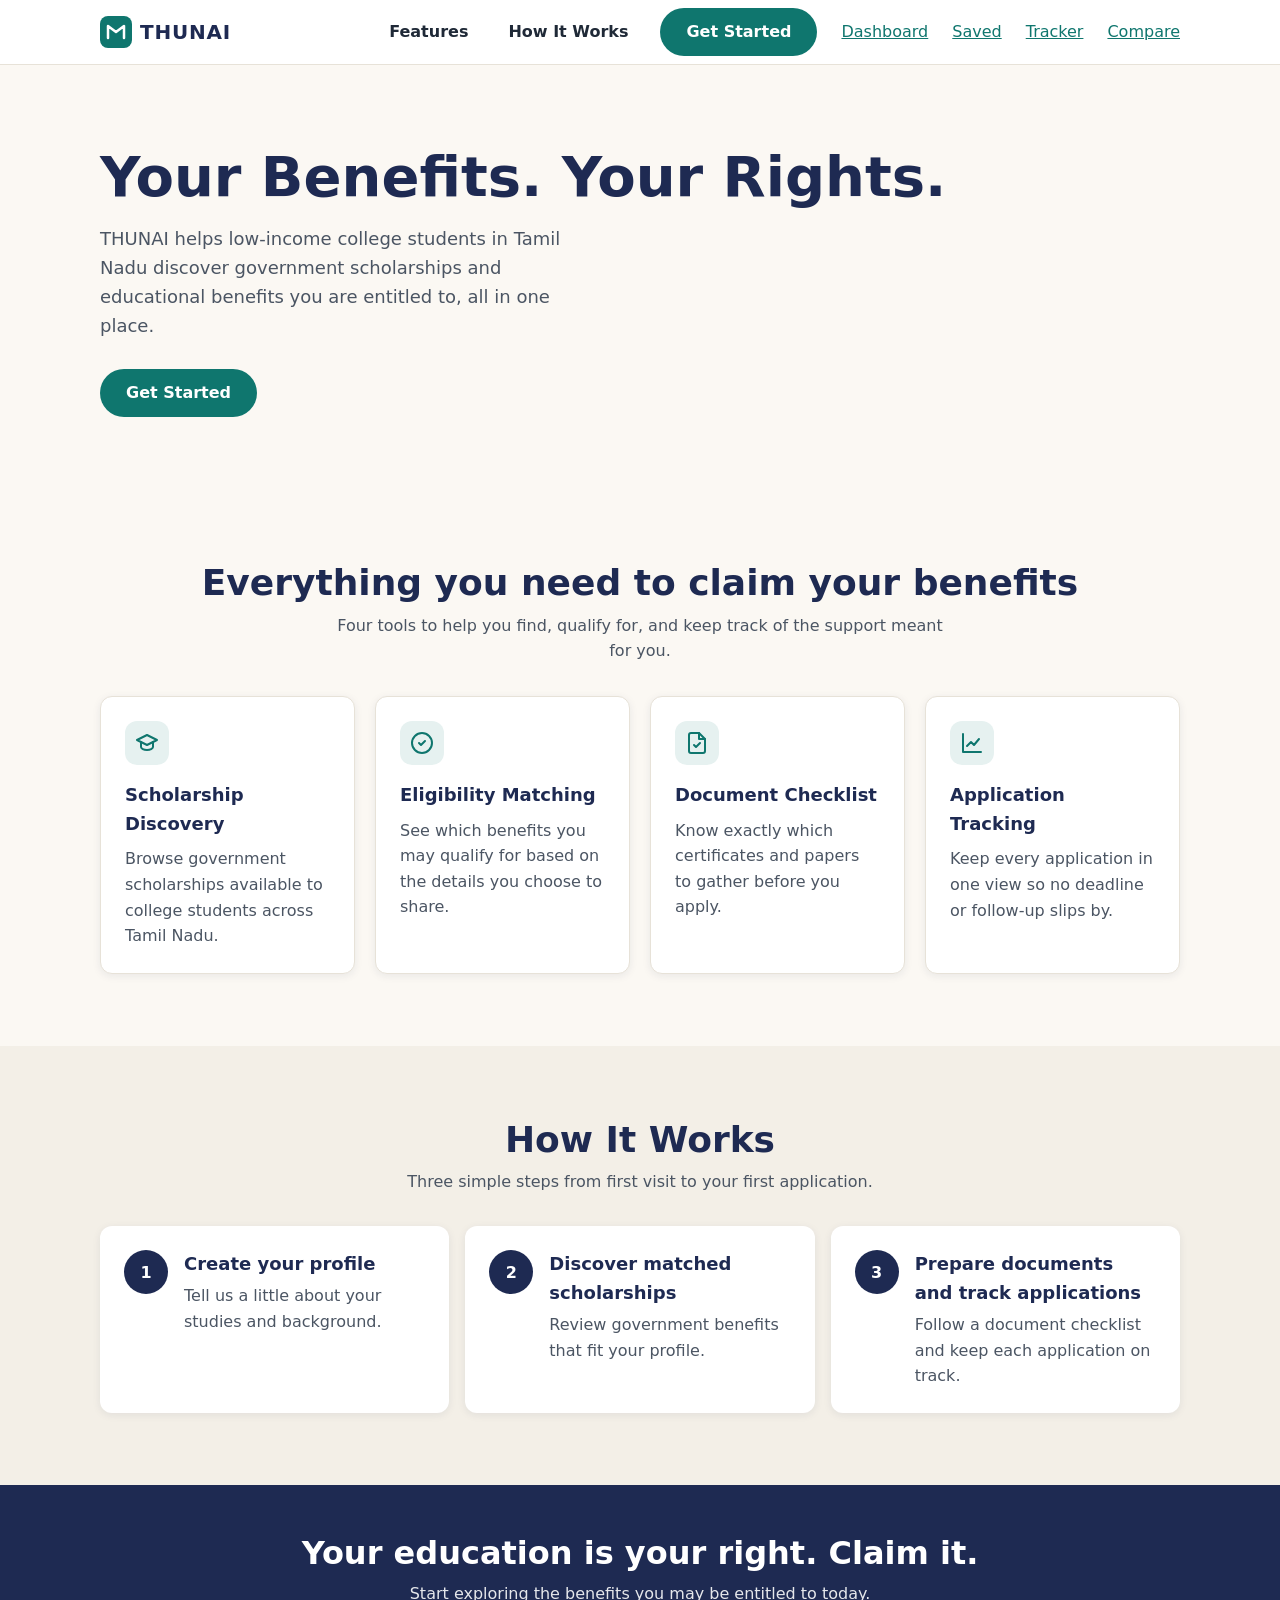
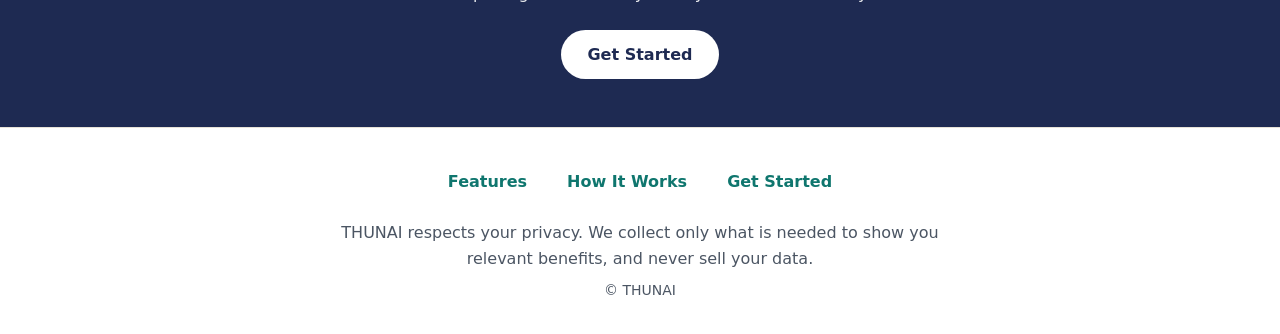
<file: index.html>
<!DOCTYPE html>
<html lang="en">
<head>
  <meta charset="UTF-8">
  <meta name="viewport" content="width=device-width, initial-scale=1">
  <title>THUNAI – Your Benefits. Your Rights.</title>
  <meta name="description" content="THUNAI helps low-income college students in Tamil Nadu discover government scholarships and educational benefits.">
  <link rel="stylesheet" href="css/styles.css">
  <script src="js/main.js" defer></script>
</head>
<body id="top">
  <a class="skip-link" href="#main">Skip to content</a>

  <header class="site-header">
    <div class="container header-inner">
      <a class="brand" href="#top" aria-label="THUNAI home">
        <svg class="brand-mark" viewBox="0 0 32 32" aria-hidden="true" focusable="false">
          <rect width="32" height="32" rx="8" fill="#0f766e"/>
          <path d="M8 22V10l8 6 8-6v12" fill="none" stroke="#ffffff" stroke-width="2.5" stroke-linejoin="round" stroke-linecap="round"/>
        </svg>
        <span class="brand-name">THUNAI</span>
      </a>

      <button class="nav-toggle" type="button" aria-expanded="false" aria-controls="primary-nav" aria-label="Toggle navigation menu">
        <span class="nav-toggle-bar"></span>
        <span class="nav-toggle-bar"></span>
        <span class="nav-toggle-bar"></span>
      </button>

      <nav class="site-nav" aria-label="Primary">
        <ul class="nav-list" id="primary-nav">
          <li><a class="nav-link" href="#features">Features</a></li>
          <li><a class="nav-link" href="#how-it-works">How It Works</a></li>
          <li><a class="btn btn-primary nav-cta" href="profile.html">Get Started</a></li>
          <li><a href="dashboard.html">Dashboard</a></li>
          <li><a href="saved.html">Saved</a></li>
          <li><a href="tracker.html">Tracker</a></li>
          <li><a href="comparison.html">Compare</a></li>
        </ul>
      </nav>
    </div>
  </header>

  <main id="main">
    <section class="hero" aria-labelledby="hero-title">
      <div class="container">
        <h1 id="hero-title" class="hero-title">Your Benefits. Your Rights.</h1>
        <p class="hero-lead">THUNAI helps low-income college students in Tamil Nadu discover government scholarships and educational benefits you are entitled to, all in one place.</p>
        <a class="btn btn-primary" href="profile.html">Get Started</a>
      </div>
    </section>

    <section class="section" id="features" aria-labelledby="features-title">
      <div class="container">
        <h2 id="features-title" class="section-title">Everything you need to claim your benefits</h2>
        <p class="section-intro">Four tools to help you find, qualify for, and keep track of the support meant for you.</p>
        <ul class="card-grid">
          <li class="card">
            <svg class="card-icon" viewBox="0 0 24 24" fill="none" stroke="currentColor" stroke-width="2" stroke-linecap="round" stroke-linejoin="round" aria-hidden="true" focusable="false">
              <path d="M22 9 12 4 2 9l10 5 10-5z"/>
              <path d="M6 11v5c0 1.5 2.7 3 6 3s6-1.5 6-3v-5"/>
            </svg>
            <h3>Scholarship Discovery</h3>
            <p>Browse government scholarships available to college students across Tamil Nadu.</p>
          </li>
          <li class="card">
            <svg class="card-icon" viewBox="0 0 24 24" fill="none" stroke="currentColor" stroke-width="2" stroke-linecap="round" stroke-linejoin="round" aria-hidden="true" focusable="false">
              <circle cx="12" cy="12" r="10"/>
              <path d="m9 12 2 2 4-4"/>
            </svg>
            <h3>Eligibility Matching</h3>
            <p>See which benefits you may qualify for based on the details you choose to share.</p>
          </li>
          <li class="card">
            <svg class="card-icon" viewBox="0 0 24 24" fill="none" stroke="currentColor" stroke-width="2" stroke-linecap="round" stroke-linejoin="round" aria-hidden="true" focusable="false">
              <path d="M14 2H6a2 2 0 0 0-2 2v16a2 2 0 0 0 2 2h12a2 2 0 0 0 2-2V8z"/>
              <path d="M14 2v6h6"/>
              <path d="M9 14l2 2 4-4"/>
            </svg>
            <h3>Document Checklist</h3>
            <p>Know exactly which certificates and papers to gather before you apply.</p>
          </li>
          <li class="card">
            <svg class="card-icon" viewBox="0 0 24 24" fill="none" stroke="currentColor" stroke-width="2" stroke-linecap="round" stroke-linejoin="round" aria-hidden="true" focusable="false">
              <path d="M3 3v18h18"/>
              <path d="m7 15 4-4 3 3 5-6"/>
            </svg>
            <h3>Application Tracking</h3>
            <p>Keep every application in one view so no deadline or follow-up slips by.</p>
          </li>
        </ul>
      </div>
    </section>

    <section class="section section-alt" id="how-it-works" aria-labelledby="how-title">
      <div class="container">
        <h2 id="how-title" class="section-title">How It Works</h2>
        <p class="section-intro">Three simple steps from first visit to your first application.</p>
        <ol class="steps">
          <li class="step">
            <span class="step-number" aria-hidden="true">1</span>
            <div>
              <h3>Create your profile</h3>
              <p>Tell us a little about your studies and background.</p>
            </div>
          </li>
          <li class="step">
            <span class="step-number" aria-hidden="true">2</span>
            <div>
              <h3>Discover matched scholarships</h3>
              <p>Review government benefits that fit your profile.</p>
            </div>
          </li>
          <li class="step">
            <span class="step-number" aria-hidden="true">3</span>
            <div>
              <h3>Prepare documents and track applications</h3>
              <p>Follow a document checklist and keep each application on track.</p>
            </div>
          </li>
        </ol>
      </div>
    </section>

    <section class="cta-band" id="get-started" aria-labelledby="cta-title">
      <div class="container">
        <h2 id="cta-title" class="cta-title">Your education is your right. Claim it.</h2>
        <p class="cta-text">Start exploring the benefits you may be entitled to today.</p>
        <a class="btn btn-light" href="profile.html">Get Started</a>
      </div>
    </section>
  </main>

  <footer class="site-footer">
    <div class="container">
      <ul class="footer-links">
        <li><a href="#features">Features</a></li>
        <li><a href="#how-it-works">How It Works</a></li>
        <li><a href="#get-started">Get Started</a></li>
      </ul>
      <p class="privacy">THUNAI respects your privacy. We collect only what is needed to show you relevant benefits, and never sell your data.</p>
      <p class="copyright">&copy; THUNAI</p>
    </div>
  </footer>
</body>
</html>
</file>
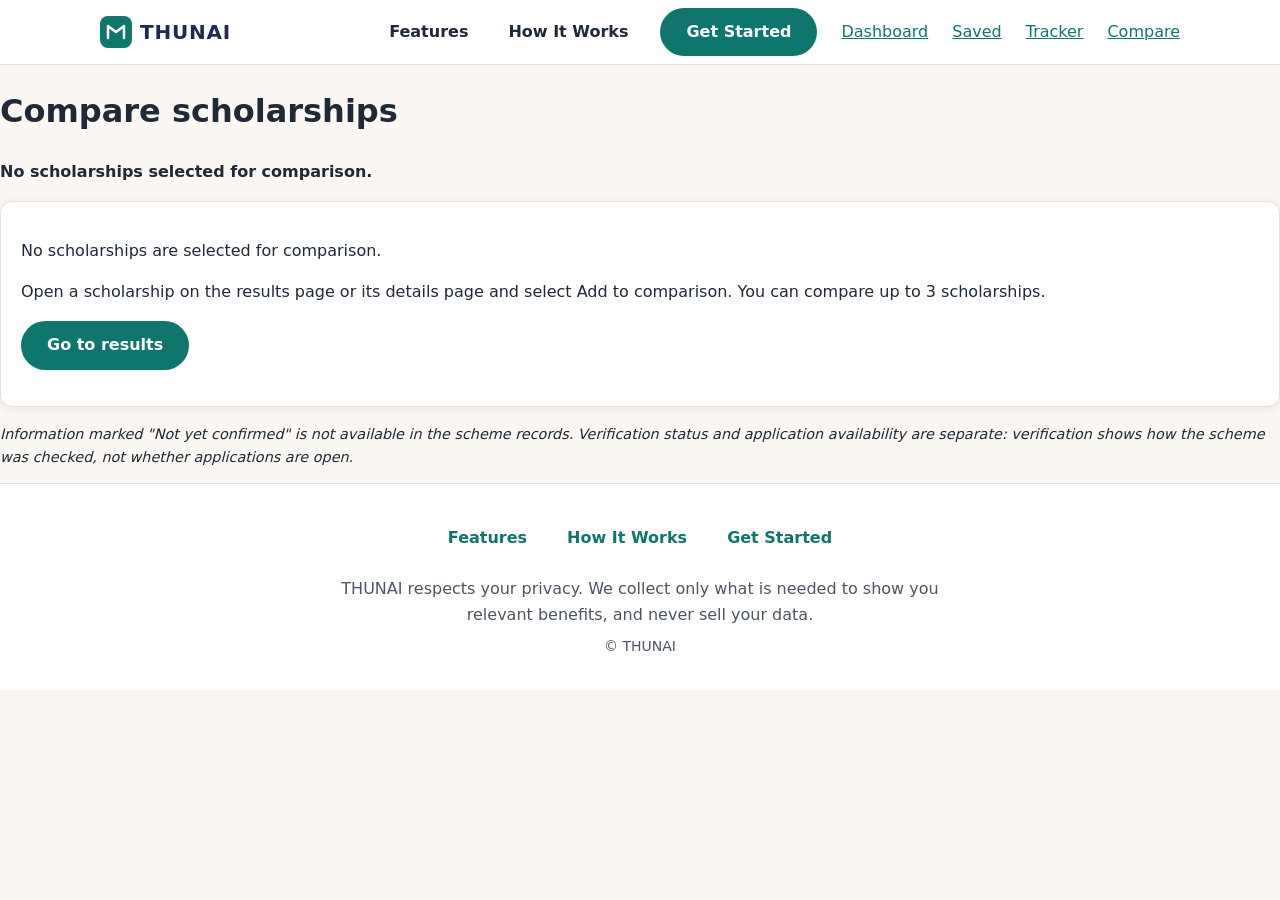
<file: comparison.html>
<!DOCTYPE html>
<html lang="en">
<head>
  <meta charset="UTF-8">
  <meta name="viewport" content="width=device-width, initial-scale=1">
  <title>Scholarship Comparison | THUNAI</title>
  <meta name="description" content="Compare up to 3 scholarships side by side on this device.">
  <link rel="stylesheet" href="css/styles.css">
  <script src="js/main.js" defer></script>
  <script src="js/schemes.js" defer></script>
  <script src="js/scheme-details-model.js" defer></script>
  <script src="js/application-guidance-model.js" defer></script>
  <script src="js/comparison-selection-model.js" defer></script>
  <script src="js/comparison-model.js" defer></script>
  <script src="js/comparison-ui.js" defer></script>
</head>
<body id="top">
  <a class="skip-link" href="#main">Skip to content</a>

  <header class="site-header">
    <div class="container header-inner">
      <a class="brand" href="index.html" aria-label="THUNAI home">
        <svg class="brand-mark" viewBox="0 0 32 32" aria-hidden="true" focusable="false">
          <rect width="32" height="32" rx="8" fill="#0f766e"/>
          <path d="M8 22V10l8 6 8-6v12" fill="none" stroke="#ffffff" stroke-width="2.5" stroke-linejoin="round" stroke-linecap="round"/>
        </svg>
        <span class="brand-name">THUNAI</span>
      </a>

      <button class="nav-toggle" type="button" aria-expanded="false" aria-controls="primary-nav" aria-label="Toggle navigation menu">
        <span class="nav-toggle-bar"></span>
        <span class="nav-toggle-bar"></span>
        <span class="nav-toggle-bar"></span>
      </button>

      <nav class="site-nav" aria-label="Primary">
        <ul class="nav-list" id="primary-nav">
          <li><a class="nav-link" href="index.html#features">Features</a></li>
          <li><a class="nav-link" href="index.html#how-it-works">How It Works</a></li>
          <li><a class="btn btn-primary nav-cta" href="profile.html">Get Started</a></li>
          <li><a href="dashboard.html">Dashboard</a></li>
          <li><a href="saved.html">Saved</a></li>
          <li><a href="tracker.html">Tracker</a></li>
          <li><a href="comparison.html">Compare</a></li>
        </ul>
      </nav>
    </div>
  </header>

  <main id="main">
    <h1>Compare scholarships</h1>
    <p id="compare-count" class="saved-count" aria-live="polite"></p>
    <p id="compare-status" class="compare-status" aria-live="polite"></p>
    <section id="compare-empty" class="details-section details-card" hidden><p>No scholarships are selected for comparison.</p><p>Open a scholarship on the results page or its details page and select Add to comparison. You can compare up to 3 scholarships.</p><p><a class="btn btn-primary" href="results.html">Go to results</a></p></section>
    <div id="compare-wrap" class="compare-wrap"><table id="compare-table" class="compare-table"></table></div>
    <p><button type="button" id="compare-clear" class="btn btn-secondary" hidden>Clear comparison</button></p>
    <p class="tracker-note">Information marked "Not yet confirmed" is not available in the scheme records. Verification status and application availability are separate: verification shows how the scheme was checked, not whether applications are open.</p>
  </main>

  <footer class="site-footer">
    <div class="container">
      <ul class="footer-links">
        <li><a href="index.html#features">Features</a></li>
        <li><a href="index.html#how-it-works">How It Works</a></li>
        <li><a href="profile.html">Get Started</a></li>
      </ul>
      <p class="privacy">THUNAI respects your privacy. We collect only what is needed to show you relevant benefits, and never sell your data.</p>
      <p class="copyright">&copy; THUNAI</p>
    </div>
  </footer>
</body>
</html>
</file>
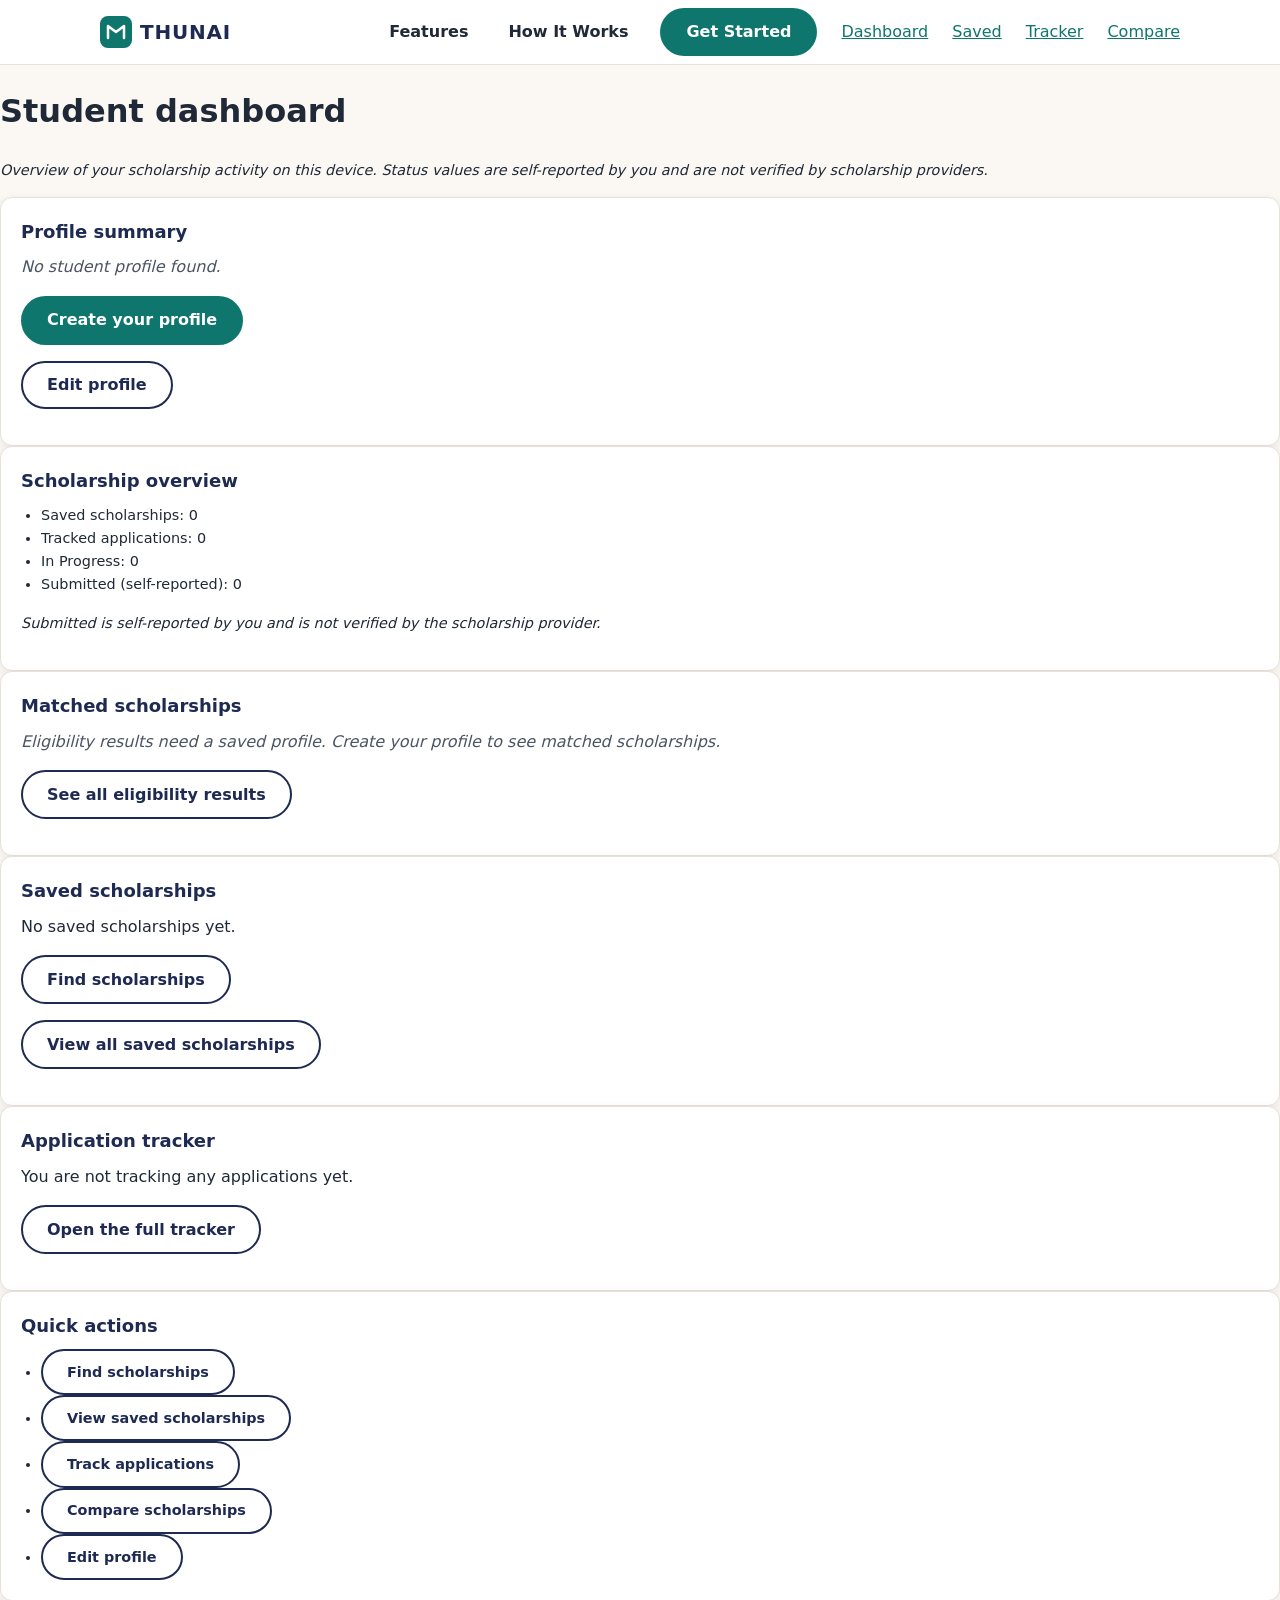
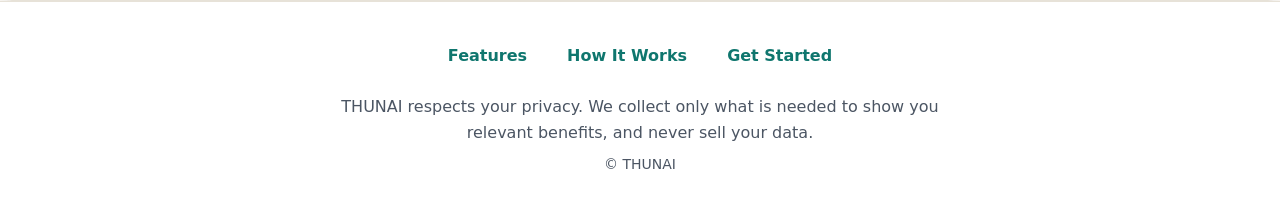
<file: dashboard.html>
<!DOCTYPE html>
<html lang="en">
<head>
  <meta charset="UTF-8">
  <meta name="viewport" content="width=device-width, initial-scale=1">
  <title>Student Dashboard | THUNAI</title>
  <meta name="description" content="A summary of your scholarship activity on this device: profile, matches, saved scholarships and application tracker.">
  <link rel="stylesheet" href="css/styles.css">
  <script src="js/main.js" defer></script>
  <script src="js/schemes.js" defer></script>
  <script src="js/eligibility.js" defer></script>
  <script src="js/saved-scholarships-model.js" defer></script>
  <script src="js/application-tracker-model.js" defer></script>
  <script src="js/comparison-selection-model.js" defer></script>
  <script src="js/profile-model.js" defer></script>
  <script src="js/dashboard-model.js" defer></script>
  <script src="js/dashboard.js" defer></script>
</head>
<body id="top">
  <a class="skip-link" href="#main">Skip to content</a>

  <header class="site-header">
    <div class="container header-inner">
      <a class="brand" href="index.html" aria-label="THUNAI home">
        <svg class="brand-mark" viewBox="0 0 32 32" aria-hidden="true" focusable="false">
          <rect width="32" height="32" rx="8" fill="#0f766e"/>
          <path d="M8 22V10l8 6 8-6v12" fill="none" stroke="#ffffff" stroke-width="2.5" stroke-linejoin="round" stroke-linecap="round"/>
        </svg>
        <span class="brand-name">THUNAI</span>
      </a>

      <button class="nav-toggle" type="button" aria-expanded="false" aria-controls="primary-nav" aria-label="Toggle navigation menu">
        <span class="nav-toggle-bar"></span>
        <span class="nav-toggle-bar"></span>
        <span class="nav-toggle-bar"></span>
      </button>

      <nav class="site-nav" aria-label="Primary">
        <ul class="nav-list" id="primary-nav">
          <li><a class="nav-link" href="index.html#features">Features</a></li>
          <li><a class="nav-link" href="index.html#how-it-works">How It Works</a></li>
          <li><a class="btn btn-primary nav-cta" href="profile.html">Get Started</a></li>
          <li><a href="dashboard.html">Dashboard</a></li>
          <li><a href="saved.html">Saved</a></li>
          <li><a href="tracker.html">Tracker</a></li>
          <li><a href="comparison.html">Compare</a></li>
        </ul>
      </nav>
    </div>
  </header>

  <main id="main">
    <h1>Student dashboard</h1>
    <p class="tracker-note">Overview of your scholarship activity on this device. Status values are self-reported by you and are not verified by scholarship providers.</p>
    <p id="dash-status" class="tracker-status" aria-live="polite" hidden></p>
    <section id="dash-profile" class="details-section details-card" aria-labelledby="dash-h-profile"><h2 id="dash-h-profile">Profile summary</h2><div id="dash-profile-body"></div><p><a class="btn btn-secondary" href="profile.html">Edit profile</a></p></section>
    <section id="dash-overview" class="details-section details-card" aria-labelledby="dash-h-overview"><h2 id="dash-h-overview">Scholarship overview</h2><ul id="dash-overview-list" class="criteria-list"></ul><p id="dash-submitted-note" class="tracker-note"></p></section>
    <section id="dash-matches" class="details-section details-card" aria-labelledby="dash-h-matches"><h2 id="dash-h-matches">Matched scholarships</h2><div id="dash-matches-body"></div><p><a class="btn btn-secondary" href="results.html">See all eligibility results</a></p></section>
    <section id="dash-saved" class="details-section details-card" aria-labelledby="dash-h-saved"><h2 id="dash-h-saved">Saved scholarships</h2><div id="dash-saved-body"></div><p><a class="btn btn-secondary" href="saved.html">View all saved scholarships</a></p></section>
    <section id="dash-tracker" class="details-section details-card" aria-labelledby="dash-h-tracker"><h2 id="dash-h-tracker">Application tracker</h2><div id="dash-tracker-body"></div><p><a class="btn btn-secondary" href="tracker.html">Open the full tracker</a></p></section>
    <section id="dash-actions" class="details-section details-card" aria-labelledby="dash-h-actions"><h2 id="dash-h-actions">Quick actions</h2><ul id="dash-actions-list" class="criteria-list"></ul></section>
  </main>

  <footer class="site-footer">
    <div class="container">
      <ul class="footer-links">
        <li><a href="index.html#features">Features</a></li>
        <li><a href="index.html#how-it-works">How It Works</a></li>
        <li><a href="profile.html">Get Started</a></li>
      </ul>
      <p class="privacy">THUNAI respects your privacy. We collect only what is needed to show you relevant benefits, and never sell your data.</p>
      <p class="copyright">&copy; THUNAI</p>
    </div>
  </footer>
</body>
</html>
</file>
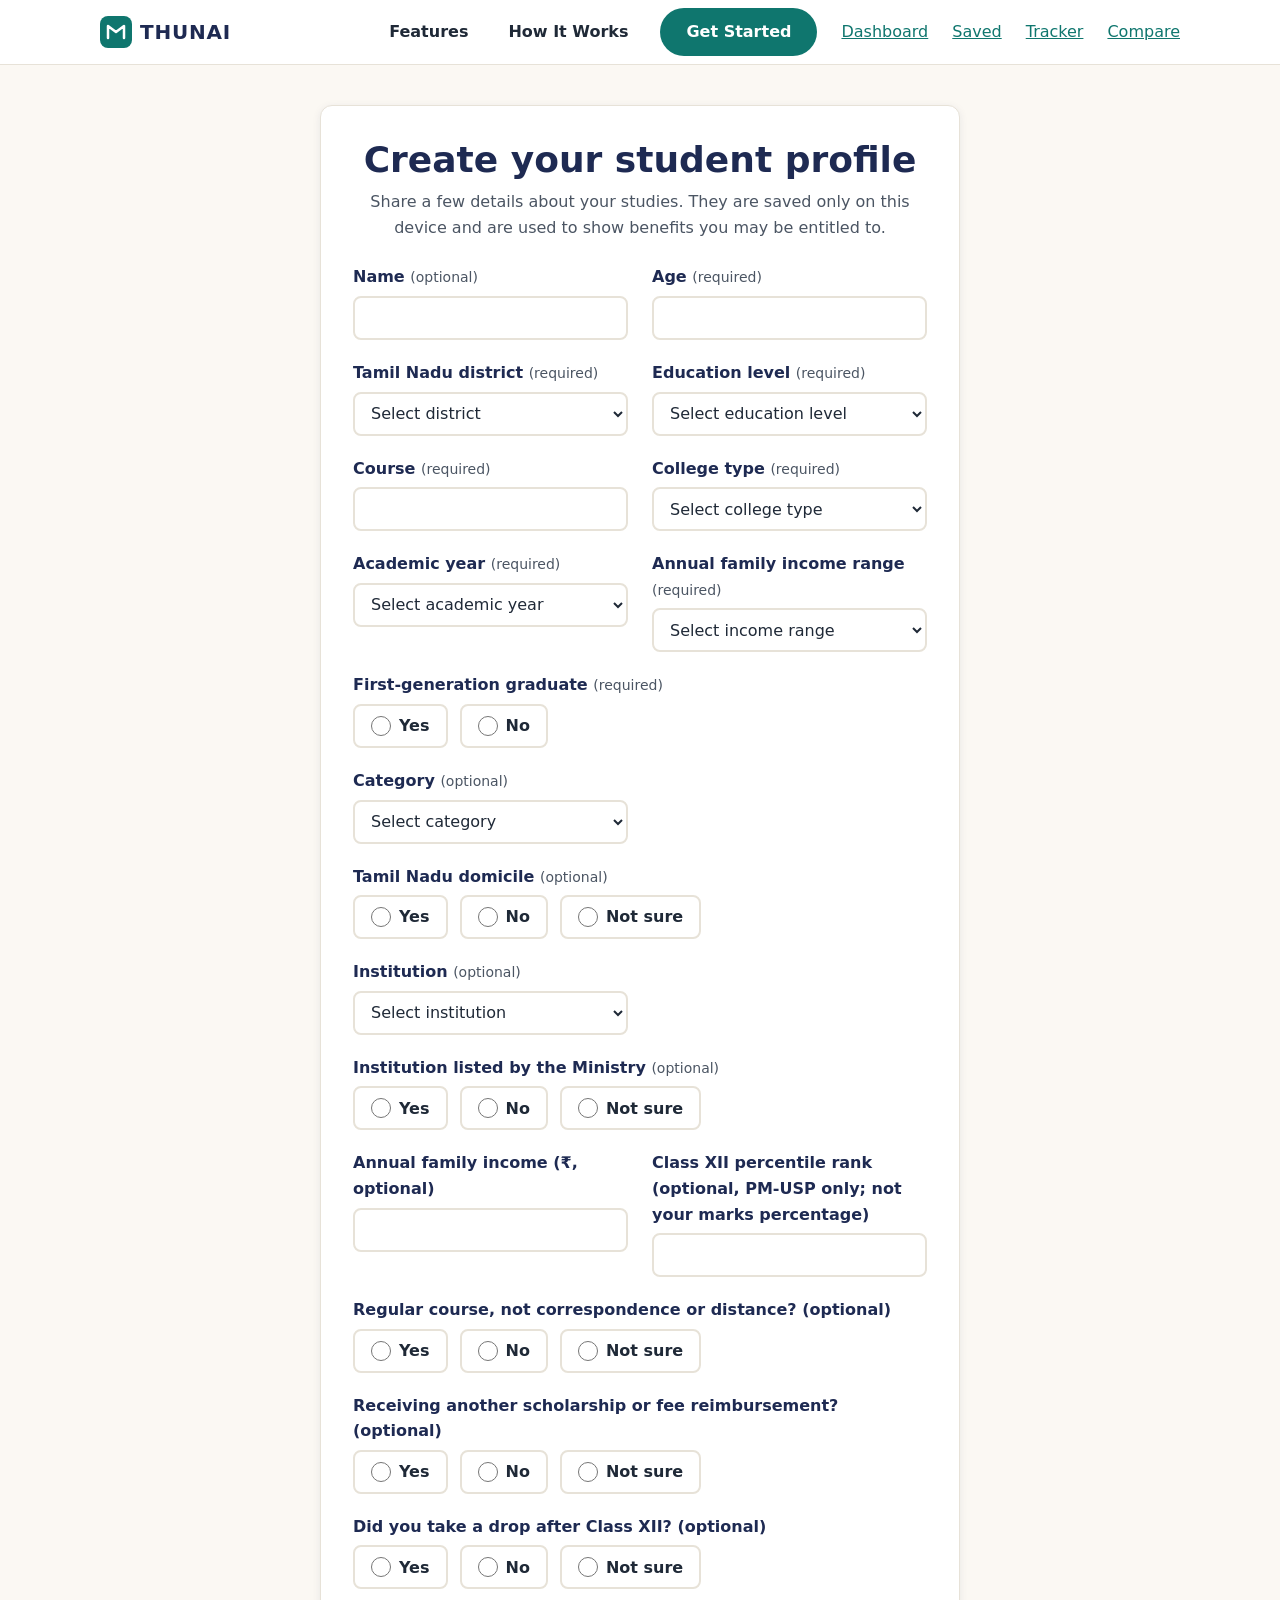
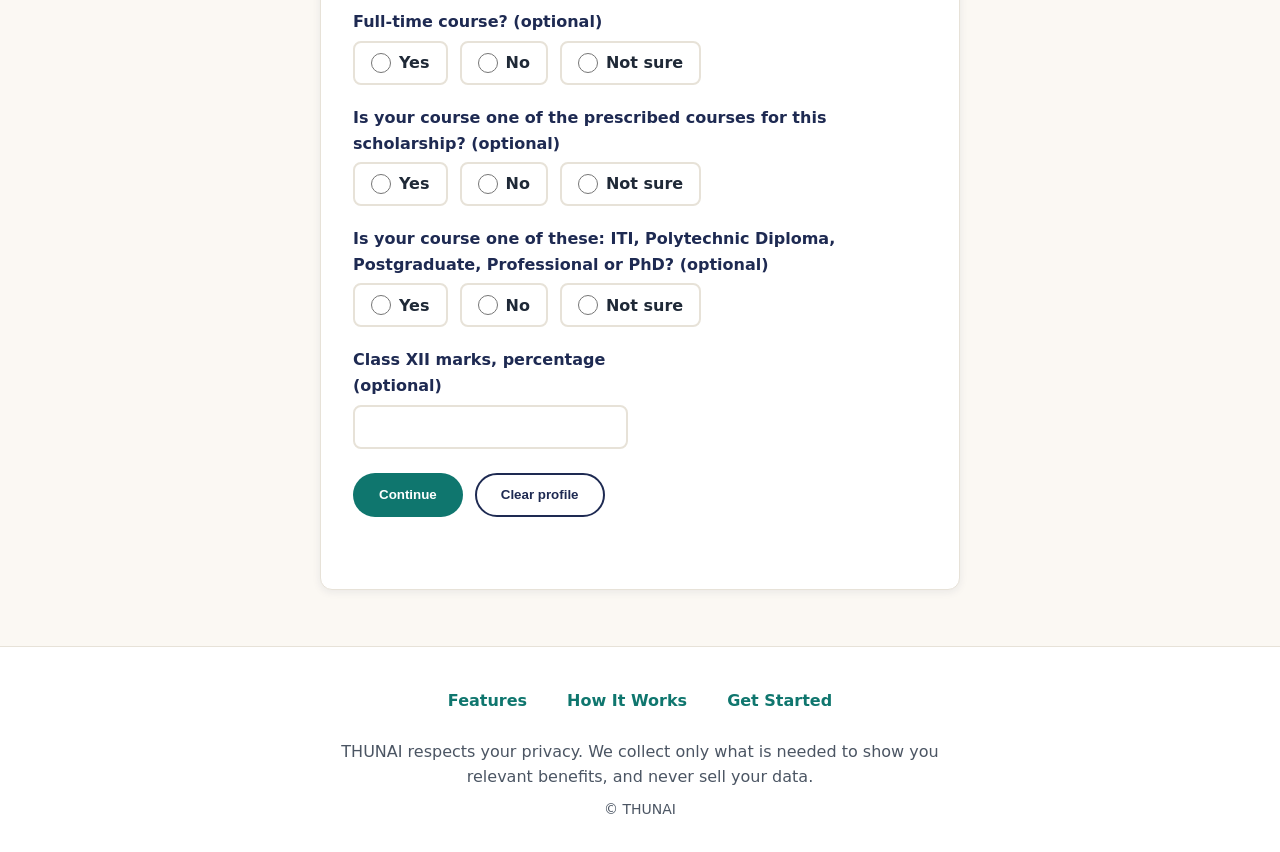
<file: profile.html>
<!DOCTYPE html>
<html lang="en">
<head>
  <meta charset="UTF-8">
  <meta name="viewport" content="width=device-width, initial-scale=1">
  <title>Student Profile – THUNAI</title>
  <meta name="description" content="Create your THUNAI student profile. Your details are saved only on this device.">
  <link rel="stylesheet" href="css/styles.css">
  <script src="js/main.js" defer></script>
  <script src="js/profile-model.js" defer></script>
  <script src="js/profile.js" defer></script>
</head>
<body id="top">
  <a class="skip-link" href="#main">Skip to content</a>

  <header class="site-header">
    <div class="container header-inner">
      <a class="brand" href="index.html" aria-label="THUNAI home">
        <svg class="brand-mark" viewBox="0 0 32 32" aria-hidden="true" focusable="false">
          <rect width="32" height="32" rx="8" fill="#0f766e"/>
          <path d="M8 22V10l8 6 8-6v12" fill="none" stroke="#ffffff" stroke-width="2.5" stroke-linejoin="round" stroke-linecap="round"/>
        </svg>
        <span class="brand-name">THUNAI</span>
      </a>

      <button class="nav-toggle" type="button" aria-expanded="false" aria-controls="primary-nav" aria-label="Toggle navigation menu">
        <span class="nav-toggle-bar"></span>
        <span class="nav-toggle-bar"></span>
        <span class="nav-toggle-bar"></span>
      </button>

      <nav class="site-nav" aria-label="Primary">
        <ul class="nav-list" id="primary-nav">
          <li><a class="nav-link" href="index.html#features">Features</a></li>
          <li><a class="nav-link" href="index.html#how-it-works">How It Works</a></li>
          <li><a class="btn btn-primary nav-cta" href="profile.html">Get Started</a></li>
          <li><a href="dashboard.html">Dashboard</a></li>
          <li><a href="saved.html">Saved</a></li>
          <li><a href="tracker.html">Tracker</a></li>
          <li><a href="comparison.html">Compare</a></li>
        </ul>
      </nav>
    </div>
  </header>

  <main id="main">
    <section class="section profile-section" aria-labelledby="profile-title">
      <div class="container">
        <div class="profile-card">
          <h1 id="profile-title" class="section-title">Create your student profile</h1>
          <p class="section-intro">Share a few details about your studies. They are saved only on this device and are used to show benefits you may be entitled to.</p>

          <form id="profile-form" novalidate>
            <div class="form-grid">
              <div class="form-field">
                <label for="name">Name <span class="optional-mark">(optional)</span></label>
                <input type="text" id="name" name="name" autocomplete="name" maxlength="100">
                <p class="field-error" id="name-error" aria-live="polite"></p>
              </div>

              <div class="form-field">
                <label for="age">Age <span class="required-mark">(required)</span></label>
                <input type="number" id="age" name="age" min="14" max="60" inputmode="numeric" required>
                <p class="field-error" id="age-error" aria-live="polite"></p>
              </div>

              <div class="form-field">
                <label for="district">Tamil Nadu district <span class="required-mark">(required)</span></label>
                <select id="district" name="district" required>
                  <option value="">Select district</option>
                  <option value="Ariyalur">Ariyalur</option>
                  <option value="Chengalpattu">Chengalpattu</option>
                  <option value="Chennai">Chennai</option>
                  <option value="Coimbatore">Coimbatore</option>
                  <option value="Cuddalore">Cuddalore</option>
                  <option value="Dharmapuri">Dharmapuri</option>
                  <option value="Dindigul">Dindigul</option>
                  <option value="Erode">Erode</option>
                  <option value="Kallakurichi">Kallakurichi</option>
                  <option value="Kanchipuram">Kanchipuram</option>
                  <option value="Kanyakumari">Kanyakumari</option>
                  <option value="Karur">Karur</option>
                  <option value="Krishnagiri">Krishnagiri</option>
                  <option value="Madurai">Madurai</option>
                  <option value="Mayiladuthurai">Mayiladuthurai</option>
                  <option value="Nagapattinam">Nagapattinam</option>
                  <option value="Namakkal">Namakkal</option>
                  <option value="Nilgiris">Nilgiris</option>
                  <option value="Perambalur">Perambalur</option>
                  <option value="Pudukkottai">Pudukkottai</option>
                  <option value="Ramanathapuram">Ramanathapuram</option>
                  <option value="Ranipet">Ranipet</option>
                  <option value="Salem">Salem</option>
                  <option value="Sivaganga">Sivaganga</option>
                  <option value="Tenkasi">Tenkasi</option>
                  <option value="Thanjavur">Thanjavur</option>
                  <option value="Theni">Theni</option>
                  <option value="Thoothukudi">Thoothukudi</option>
                  <option value="Tiruchirappalli">Tiruchirappalli</option>
                  <option value="Tirunelveli">Tirunelveli</option>
                  <option value="Tirupathur">Tirupathur</option>
                  <option value="Tiruppur">Tiruppur</option>
                  <option value="Tiruvallur">Tiruvallur</option>
                  <option value="Tiruvannamalai">Tiruvannamalai</option>
                  <option value="Tiruvarur">Tiruvarur</option>
                  <option value="Vellore">Vellore</option>
                  <option value="Viluppuram">Viluppuram</option>
                  <option value="Virudhunagar">Virudhunagar</option>
                </select>
                <p class="field-error" id="district-error" aria-live="polite"></p>
              </div>

              <div class="form-field">
                <label for="education-level">Education level <span class="required-mark">(required)</span></label>
                <select id="education-level" name="education-level" required>
                  <option value="">Select education level</option>
                  <option value="Undergraduate">Undergraduate</option>
                  <option value="Postgraduate">Postgraduate</option>
                  <option value="Diploma">Diploma</option>
                  <option value="Other">Other</option>
                </select>
                <p class="field-error" id="education-level-error" aria-live="polite"></p>
              </div>

              <div class="form-field">
                <label for="course">Course <span class="required-mark">(required)</span></label>
                <input type="text" id="course" name="course" required maxlength="100">
                <p class="field-error" id="course-error" aria-live="polite"></p>
              </div>

              <div class="form-field">
                <label for="college-type">College type <span class="required-mark">(required)</span></label>
                <select id="college-type" name="college-type" required>
                  <option value="">Select college type</option>
                  <option value="Government">Government</option>
                  <option value="Government-aided">Government-aided</option>
                  <option value="Private">Private</option>
                  <option value="Autonomous">Autonomous</option>
                  <option value="Other">Other</option>
                </select>
                <p class="field-error" id="college-type-error" aria-live="polite"></p>
              </div>

              <div class="form-field">
                <label for="academic-year">Academic year <span class="required-mark">(required)</span></label>
                <select id="academic-year" name="academic-year" required>
                  <option value="">Select academic year</option>
                  <option value="1st Year">1st Year</option>
                  <option value="2nd Year">2nd Year</option>
                  <option value="3rd Year">3rd Year</option>
                  <option value="4th Year">4th Year</option>
                  <option value="Other">Other</option>
                </select>
                <p class="field-error" id="academic-year-error" aria-live="polite"></p>
              </div>

              <div class="form-field">
                <label for="income-range">Annual family income range <span class="required-mark">(required)</span></label>
                <select id="income-range" name="income-range" required>
                  <option value="">Select income range</option>
                  <option value="Below ₹1 lakh">Below ₹1 lakh</option>
                  <option value="₹1–2.5 lakh">₹1–2.5 lakh</option>
                  <option value="₹2.5–5 lakh">₹2.5–5 lakh</option>
                  <option value="₹5–8 lakh">₹5–8 lakh</option>
                  <option value="Above ₹8 lakh">Above ₹8 lakh</option>
                </select>
                <p class="field-error" id="income-range-error" aria-live="polite"></p>
              </div>

              <fieldset class="form-field form-field-full">
                <legend>First-generation graduate <span class="required-mark">(required)</span></legend>
                <div class="radio-options">
                  <label class="radio-option" for="first-generation-yes">
                    <input type="radio" id="first-generation-yes" name="first-generation" value="yes">
                    <span>Yes</span>
                  </label>
                  <label class="radio-option" for="first-generation-no">
                    <input type="radio" id="first-generation-no" name="first-generation" value="no">
                    <span>No</span>
                  </label>
                </div>
                <p class="field-error" id="first-generation-error" aria-live="polite"></p>
              </fieldset>

              <div class="form-field">
                <label for="category">Category <span class="optional-mark">(optional)</span></label>
                <select id="category" name="category">
                  <option value="">Select category</option>
                  <option value="BC">BC</option>
                  <option value="MBC">MBC</option>
                  <option value="DNC">DNC</option>
                  <option value="OBC">OBC</option>
                  <option value="EBC">EBC</option>
                  <option value="DNT">DNT</option>
                  <option value="ST">ST</option>
                  <option value="Other">Other</option>
                </select>
                <p class="field-error" id="category-error" aria-live="polite"></p>
              </div>

              <fieldset class="form-field form-field-full">
                <legend>Tamil Nadu domicile <span class="optional-mark">(optional)</span></legend>
                <div class="radio-options">
                  <label class="radio-option" for="tn-domicile-yes">
                    <input type="radio" id="tn-domicile-yes" name="tn-domicile" value="yes">
                    <span>Yes</span>
                  </label>
                  <label class="radio-option" for="tn-domicile-no">
                    <input type="radio" id="tn-domicile-no" name="tn-domicile" value="no">
                    <span>No</span>
                  </label>
                  <label class="radio-option" for="tn-domicile-not-sure">
                    <input type="radio" id="tn-domicile-not-sure" name="tn-domicile" value="notSure">
                    <span>Not sure</span>
                  </label>
                </div>
                <p class="field-error" id="tn-domicile-error" aria-live="polite"></p>
              </fieldset>

              <div class="form-field">
                <label for="institution">Institution <span class="optional-mark">(optional)</span></label>
                <select id="institution" name="institution">
                  <option value="">Select institution</option>
                  <option value="IIT">IIT</option>
                  <option value="IIM">IIM</option>
                  <option value="IIIT">IIIT</option>
                  <option value="NIT">NIT</option>
                  <option value="Central University">Central University</option>
                  <option value="Other">Other</option>
                </select>
                <p class="field-error" id="institution-error" aria-live="polite"></p>
              </div>

              <fieldset class="form-field form-field-full">
                <legend>Institution listed by the Ministry <span class="optional-mark">(optional)</span></legend>
                <div class="radio-options">
                  <label class="radio-option" for="institution-listed-yes">
                    <input type="radio" id="institution-listed-yes" name="institution-listed" value="yes">
                    <span>Yes</span>
                  </label>
                  <label class="radio-option" for="institution-listed-no">
                    <input type="radio" id="institution-listed-no" name="institution-listed" value="no">
                    <span>No</span>
                  </label>
                  <label class="radio-option" for="institution-listed-not-sure">
                    <input type="radio" id="institution-listed-not-sure" name="institution-listed" value="notSure">
                    <span>Not sure</span>
                  </label>
                </div>
                <p class="field-error" id="institution-listed-error" aria-live="polite"></p>
              </fieldset>

              <div class="form-field">
                <label for="annual-family-income">Annual family income (₹, optional)</label>
                <input type="number" id="annual-family-income" name="annual-family-income" min="0" step="1" inputmode="numeric">
                <p class="field-error" id="annual-family-income-error" aria-live="polite"></p>
              </div>

              <div class="form-field">
                <label for="class-xii-percentile-rank">Class XII percentile rank (optional, PM-USP only; not your marks percentage)</label>
                <input type="number" id="class-xii-percentile-rank" name="class-xii-percentile-rank" min="0" max="100" step="0.01" inputmode="decimal">
                <p class="field-error" id="class-xii-percentile-rank-error" aria-live="polite"></p>
              </div>

              <fieldset class="form-field form-field-full">
                <legend>Regular course, not correspondence or distance? (optional)</legend>
                <div class="radio-options">
                  <label class="radio-option" for="regular-course-yes">
                    <input type="radio" id="regular-course-yes" name="regular-course" value="yes">
                    <span>Yes</span>
                  </label>
                  <label class="radio-option" for="regular-course-no">
                    <input type="radio" id="regular-course-no" name="regular-course" value="no">
                    <span>No</span>
                  </label>
                  <label class="radio-option" for="regular-course-not-sure">
                    <input type="radio" id="regular-course-not-sure" name="regular-course" value="notSure">
                    <span>Not sure</span>
                  </label>
                </div>
                <p class="field-error" id="regular-course-error" aria-live="polite"></p>
              </fieldset>

              <fieldset class="form-field form-field-full">
                <legend>Receiving another scholarship or fee reimbursement? (optional)</legend>
                <div class="radio-options">
                  <label class="radio-option" for="other-scholarship-yes">
                    <input type="radio" id="other-scholarship-yes" name="other-scholarship" value="yes">
                    <span>Yes</span>
                  </label>
                  <label class="radio-option" for="other-scholarship-no">
                    <input type="radio" id="other-scholarship-no" name="other-scholarship" value="no">
                    <span>No</span>
                  </label>
                  <label class="radio-option" for="other-scholarship-not-sure">
                    <input type="radio" id="other-scholarship-not-sure" name="other-scholarship" value="notSure">
                    <span>Not sure</span>
                  </label>
                </div>
                <p class="field-error" id="other-scholarship-error" aria-live="polite"></p>
              </fieldset>

              <fieldset class="form-field form-field-full">
                <legend>Did you take a drop after Class XII? (optional)</legend>
                <div class="radio-options">
                  <label class="radio-option" for="dropped-after-xii-yes">
                    <input type="radio" id="dropped-after-xii-yes" name="dropped-after-xii" value="yes">
                    <span>Yes</span>
                  </label>
                  <label class="radio-option" for="dropped-after-xii-no">
                    <input type="radio" id="dropped-after-xii-no" name="dropped-after-xii" value="no">
                    <span>No</span>
                  </label>
                  <label class="radio-option" for="dropped-after-xii-not-sure">
                    <input type="radio" id="dropped-after-xii-not-sure" name="dropped-after-xii" value="notSure">
                    <span>Not sure</span>
                  </label>
                </div>
                <p class="field-error" id="dropped-after-xii-error" aria-live="polite"></p>
              </fieldset>

              <fieldset class="form-field form-field-full">
                <legend>Full-time course? (optional)</legend>
                <div class="radio-options">
                  <label class="radio-option" for="full-time-course-yes">
                    <input type="radio" id="full-time-course-yes" name="full-time-course" value="yes">
                    <span>Yes</span>
                  </label>
                  <label class="radio-option" for="full-time-course-no">
                    <input type="radio" id="full-time-course-no" name="full-time-course" value="no">
                    <span>No</span>
                  </label>
                  <label class="radio-option" for="full-time-course-not-sure">
                    <input type="radio" id="full-time-course-not-sure" name="full-time-course" value="notSure">
                    <span>Not sure</span>
                  </label>
                </div>
                <p class="field-error" id="full-time-course-error" aria-live="polite"></p>
              </fieldset>

              <fieldset class="form-field form-field-full">
                <legend>Is your course one of the prescribed courses for this scholarship? (optional)</legend>
                <div class="radio-options">
                  <label class="radio-option" for="course-prescribed-yes">
                    <input type="radio" id="course-prescribed-yes" name="course-prescribed" value="yes">
                    <span>Yes</span>
                  </label>
                  <label class="radio-option" for="course-prescribed-no">
                    <input type="radio" id="course-prescribed-no" name="course-prescribed" value="no">
                    <span>No</span>
                  </label>
                  <label class="radio-option" for="course-prescribed-not-sure">
                    <input type="radio" id="course-prescribed-not-sure" name="course-prescribed" value="notSure">
                    <span>Not sure</span>
                  </label>
                </div>
                <p class="field-error" id="course-prescribed-error" aria-live="polite"></p>
              </fieldset>

              <fieldset class="form-field form-field-full">
                <legend>Is your course one of these: ITI, Polytechnic Diploma, Postgraduate, Professional or PhD? (optional)</legend>
                <div class="radio-options">
                  <label class="radio-option" for="eligible-course-listed-yes">
                    <input type="radio" id="eligible-course-listed-yes" name="eligible-course-listed" value="yes">
                    <span>Yes</span>
                  </label>
                  <label class="radio-option" for="eligible-course-listed-no">
                    <input type="radio" id="eligible-course-listed-no" name="eligible-course-listed" value="no">
                    <span>No</span>
                  </label>
                  <label class="radio-option" for="eligible-course-listed-not-sure">
                    <input type="radio" id="eligible-course-listed-not-sure" name="eligible-course-listed" value="notSure">
                    <span>Not sure</span>
                  </label>
                </div>
                <p class="field-error" id="eligible-course-listed-error" aria-live="polite"></p>
              </fieldset>

              <div class="form-field">
                <label for="class-xii-marks">Class XII marks, percentage (optional)</label>
                <input type="number" id="class-xii-marks" name="class-xii-marks" min="0" max="100" step="0.01" inputmode="decimal">
                <p class="field-error" id="class-xii-marks-error" aria-live="polite"></p>
              </div>
            </div>

            <div class="form-actions">
              <button type="submit" class="btn btn-primary">Continue</button>
              <button type="button" id="clear-profile" class="btn btn-secondary">Clear profile</button>
            </div>
            <div id="form-status" aria-live="polite"></div>
          </form>

          <section id="saved-summary" class="saved-summary" aria-labelledby="summary-title" hidden>
            <h2 id="summary-title" class="summary-title">Your saved profile</h2>
            <dl class="summary-list">
              <dt>Name</dt>
              <dd id="summary-name"></dd>
              <dt>Age</dt>
              <dd id="summary-age"></dd>
              <dt>District</dt>
              <dd id="summary-district"></dd>
              <dt>Education level</dt>
              <dd id="summary-education-level"></dd>
              <dt>Course</dt>
              <dd id="summary-course"></dd>
              <dt>College type</dt>
              <dd id="summary-college-type"></dd>
              <dt>Academic year</dt>
              <dd id="summary-academic-year"></dd>
              <dt>Annual family income</dt>
              <dd id="summary-income-range"></dd>
              <dt>First-generation graduate</dt>
              <dd id="summary-first-generation"></dd>
              <dt>Category</dt>
              <dd id="summary-category"></dd>
              <dt>Tamil Nadu domicile</dt>
              <dd id="summary-tn-domicile"></dd>
              <dt>Institution</dt>
              <dd id="summary-institution"></dd>
              <dt>Institution listed by the Ministry</dt>
              <dd id="summary-institution-listed"></dd>
              <dt>Exact annual family income (₹)</dt>
              <dd id="summary-annual-income"></dd>
              <dt>Class XII percentile rank (not marks)</dt>
              <dd id="summary-class-xii-percentile-rank"></dd>
              <dt>Regular course</dt>
              <dd id="summary-regular-course"></dd>
              <dt>Other scholarship or fee reimbursement</dt>
              <dd id="summary-other-scholarship"></dd>
              <dt>Drop after Class XII</dt>
              <dd id="summary-dropped-after-xii"></dd>
              <dt>Full-time course</dt>
              <dd id="summary-full-time-course"></dd>
              <dt>Prescribed course</dt>
              <dd id="summary-course-prescribed"></dd>
              <dt>Course listed (ITI, Polytechnic Diploma, Postgraduate, Professional, PhD)</dt>
              <dd id="summary-eligible-course-listed"></dd>
              <dt>Class XII marks (percentage)</dt>
              <dd id="summary-class-xii-marks"></dd>
            </dl>
            <p><a class="btn" href="results.html">View eligibility results</a></p>
          </section>
        </div>
      </div>
    </section>
  </main>

  <footer class="site-footer">
    <div class="container">
      <ul class="footer-links">
        <li><a href="index.html#features">Features</a></li>
        <li><a href="index.html#how-it-works">How It Works</a></li>
        <li><a href="profile.html">Get Started</a></li>
      </ul>
      <p class="privacy">THUNAI respects your privacy. We collect only what is needed to show you relevant benefits, and never sell your data.</p>
      <p class="copyright">&copy; THUNAI</p>
    </div>
  </footer>
</body>
</html>
</file>
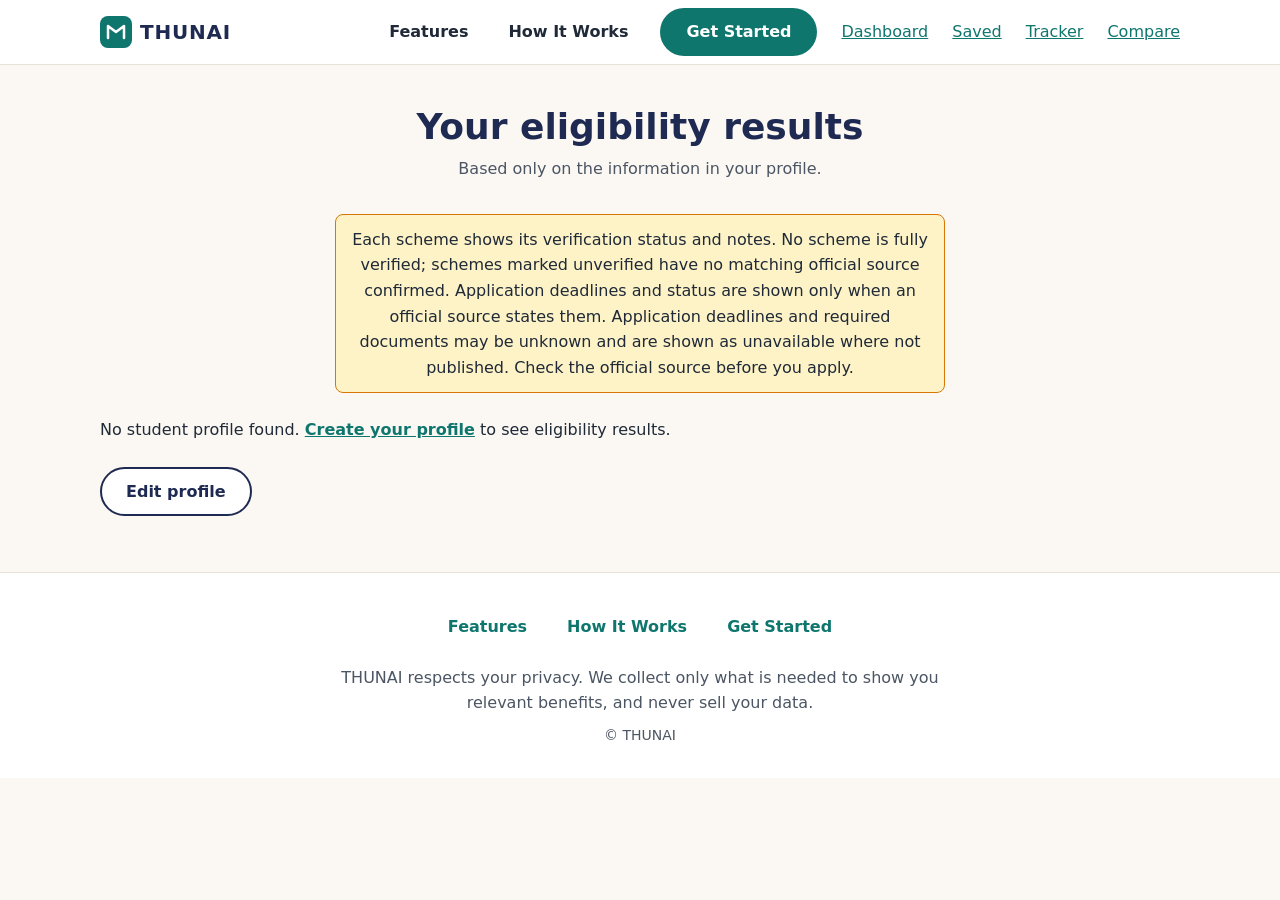
<file: results.html>
<!DOCTYPE html>
<html lang="en">
<head>
  <meta charset="UTF-8">
  <meta name="viewport" content="width=device-width, initial-scale=1">
  <title>THUNAI – Eligibility Results</title>
  <meta name="description" content="Your THUNAI eligibility results, based only on the student profile saved on this device.">
  <link rel="stylesheet" href="css/styles.css">
  <script src="js/main.js" defer></script>
  <script src="js/schemes.js" defer></script>
  <script src="js/eligibility.js" defer></script>
  <script src="js/results.js" defer></script>
  <script src="js/saved-scholarships-model.js" defer></script>
  <script src="js/saved-scholarships.js" defer></script>
  <script src="js/comparison-selection-model.js" defer></script>
  <script src="js/comparison-ui.js" defer></script>
</head>
<body id="top">
  <a class="skip-link" href="#main">Skip to content</a>

  <header class="site-header">
    <div class="container header-inner">
      <a class="brand" href="index.html" aria-label="THUNAI home">
        <svg class="brand-mark" viewBox="0 0 32 32" aria-hidden="true" focusable="false">
          <rect width="32" height="32" rx="8" fill="#0f766e"/>
          <path d="M8 22V10l8 6 8-6v12" fill="none" stroke="#ffffff" stroke-width="2.5" stroke-linejoin="round" stroke-linecap="round"/>
        </svg>
        <span class="brand-name">THUNAI</span>
      </a>

      <button class="nav-toggle" type="button" aria-expanded="false" aria-controls="primary-nav" aria-label="Toggle navigation menu">
        <span class="nav-toggle-bar"></span>
        <span class="nav-toggle-bar"></span>
        <span class="nav-toggle-bar"></span>
      </button>

      <nav class="site-nav" aria-label="Primary">
        <ul class="nav-list" id="primary-nav">
          <li><a class="nav-link" href="index.html#features">Features</a></li>
          <li><a class="nav-link" href="index.html#how-it-works">How It Works</a></li>
          <li><a class="btn btn-primary nav-cta" href="profile.html">Get Started</a></li>
          <li><a href="dashboard.html">Dashboard</a></li>
          <li><a href="saved.html">Saved</a></li>
          <li><a href="tracker.html">Tracker</a></li>
          <li><a href="comparison.html">Compare</a></li>
        </ul>
      </nav>
    </div>
  </header>

  <main id="main">
    <section class="section profile-section" aria-labelledby="results-heading">
      <div class="container">
        <h1 id="results-heading" class="section-title">Your eligibility results</h1>
        <p class="section-intro">Based only on the information in your profile.</p>
        <p class="results-notice">Each scheme shows its verification status and notes. No scheme is fully verified; schemes marked unverified have no matching official source confirmed. Application deadlines and status are shown only when an official source states them. Application deadlines and required documents may be unknown and are shown as unavailable where not published. Check the official source before you apply.</p>

        <div id="results-status" aria-live="polite"></div>
        <div id="results-list"></div>

        <div class="form-actions">
          <a class="btn btn-secondary" href="profile.html">Edit profile</a>
        </div>
      </div>
    </section>
  </main>

  <footer class="site-footer">
    <div class="container">
      <ul class="footer-links">
        <li><a href="index.html#features">Features</a></li>
        <li><a href="index.html#how-it-works">How It Works</a></li>
        <li><a href="profile.html">Get Started</a></li>
      </ul>
      <p class="privacy">THUNAI respects your privacy. We collect only what is needed to show you relevant benefits, and never sell your data.</p>
      <p class="copyright">&copy; THUNAI</p>
    </div>
  </footer>
</body>
</html>
</file>
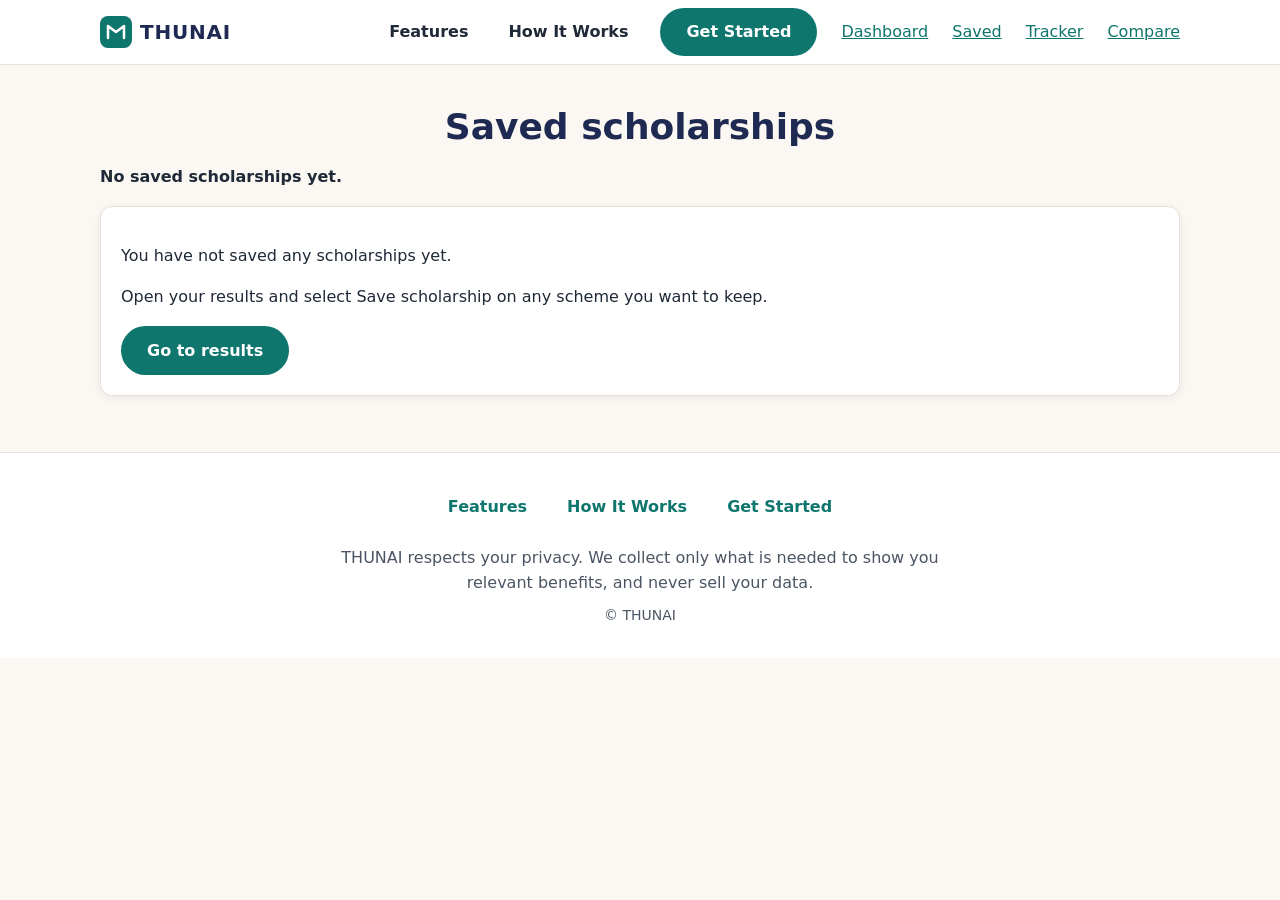
<file: saved.html>
<!DOCTYPE html>
<html lang="en">
<head>
  <meta charset="UTF-8">
  <meta name="viewport" content="width=device-width, initial-scale=1">
  <title>Saved Scholarships | THUNAI</title>
  <meta name="description" content="The scholarships you have saved on this device, with links to their details.">
  <link rel="stylesheet" href="css/styles.css">
  <script src="js/main.js" defer></script>
  <script src="js/schemes.js" defer></script>
  <script src="js/saved-scholarships-model.js" defer></script>
  <script src="js/saved-scholarships.js" defer></script>
</head>
<body id="top">
  <a class="skip-link" href="#main">Skip to content</a>

  <header class="site-header">
    <div class="container header-inner">
      <a class="brand" href="index.html" aria-label="THUNAI home">
        <svg class="brand-mark" viewBox="0 0 32 32" aria-hidden="true" focusable="false">
          <rect width="32" height="32" rx="8" fill="#0f766e"/>
          <path d="M8 22V10l8 6 8-6v12" fill="none" stroke="#ffffff" stroke-width="2.5" stroke-linejoin="round" stroke-linecap="round"/>
        </svg>
        <span class="brand-name">THUNAI</span>
      </a>

      <button class="nav-toggle" type="button" aria-expanded="false" aria-controls="primary-nav" aria-label="Toggle navigation menu">
        <span class="nav-toggle-bar"></span>
        <span class="nav-toggle-bar"></span>
        <span class="nav-toggle-bar"></span>
      </button>

      <nav class="site-nav" aria-label="Primary">
        <ul class="nav-list" id="primary-nav">
          <li><a class="nav-link" href="index.html#features">Features</a></li>
          <li><a class="nav-link" href="index.html#how-it-works">How It Works</a></li>
          <li><a class="btn btn-primary nav-cta" href="profile.html">Get Started</a></li>
          <li><a href="dashboard.html">Dashboard</a></li>
          <li><a href="saved.html">Saved</a></li>
          <li><a href="tracker.html">Tracker</a></li>
          <li><a href="comparison.html">Compare</a></li>
        </ul>
      </nav>
    </div>
  </header>

  <main id="main">
    <section class="section profile-section" aria-labelledby="saved-heading">
      <div class="container">
        <h1 id="saved-heading" class="section-title">Saved scholarships</h1>
        <p id="saved-count" class="saved-count" aria-live="polite"></p>

        <section id="saved-empty" class="details-section details-card" hidden>
          <p>You have not saved any scholarships yet.</p>
          <p>Open your results and select Save scholarship on any scheme you want to keep.</p>
          <a class="btn btn-primary" href="results.html">Go to results</a>
        </section>

        <div id="saved-list" class="results-list"></div>
      </div>
    </section>
  </main>

  <footer class="site-footer">
    <div class="container">
      <ul class="footer-links">
        <li><a href="index.html#features">Features</a></li>
        <li><a href="index.html#how-it-works">How It Works</a></li>
        <li><a href="profile.html">Get Started</a></li>
      </ul>
      <p class="privacy">THUNAI respects your privacy. We collect only what is needed to show you relevant benefits, and never sell your data.</p>
      <p class="copyright">&copy; THUNAI</p>
    </div>
  </footer>
</body>
</html>
</file>
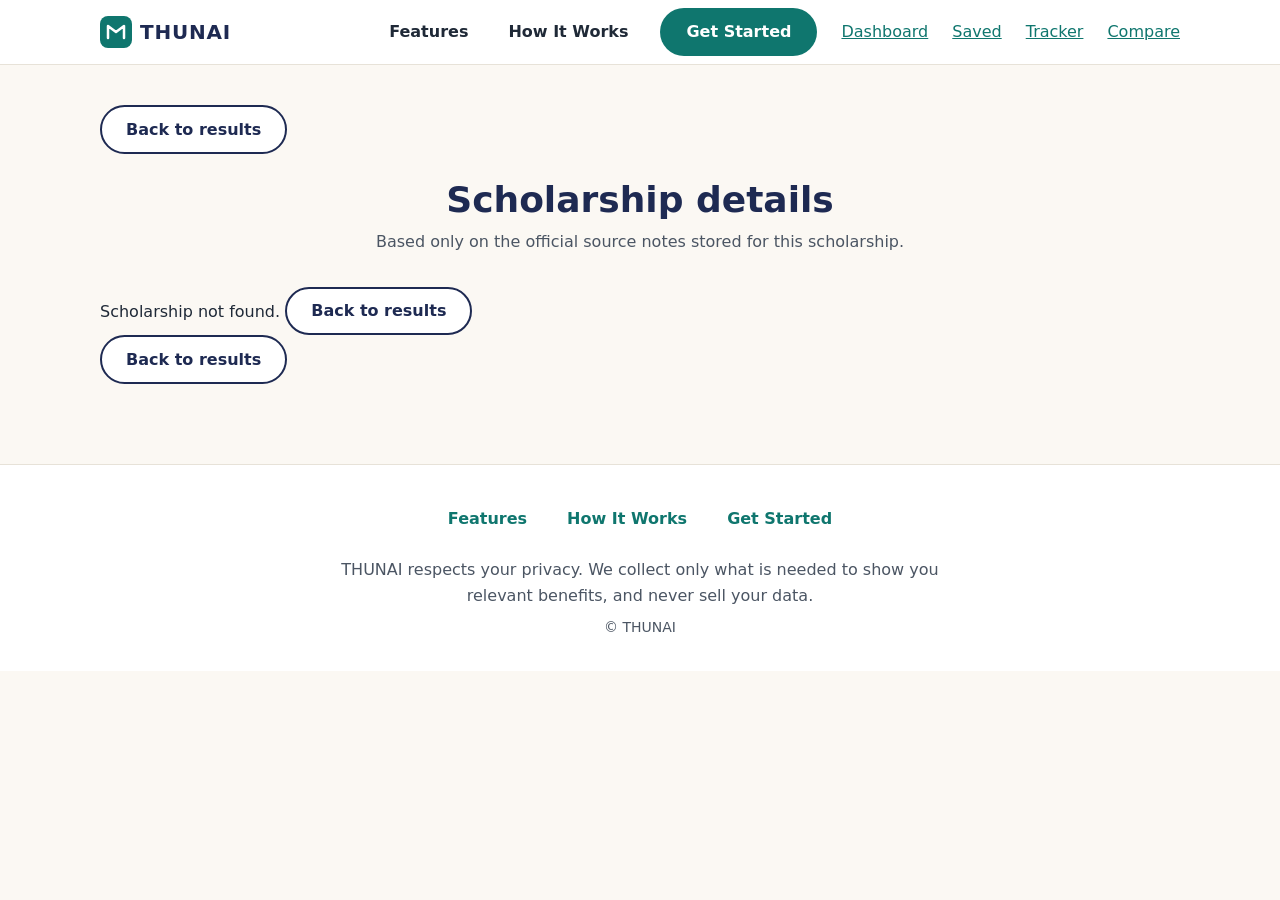
<file: scheme-details.html>
<!DOCTYPE html>
<html lang="en">
<head>
  <meta charset="UTF-8">
  <meta name="viewport" content="width=device-width, initial-scale=1">
  <title>THUNAI – Scholarship Details</title>
  <meta name="description" content="Detailed information for one THUNAI scholarship record, taken from its official source notes. Check the official source before you apply.">
  <link rel="stylesheet" href="css/styles.css">
  <script src="js/main.js" defer></script>
  <script src="js/schemes.js" defer></script>
  <script src="js/scheme-details-model.js" defer></script>
  <script src="js/scheme-details.js" defer></script>
  <script src="js/document-checklist-model.js" defer></script>
  <script src="js/document-checklist.js" defer></script>
  <script src="js/application-guidance-model.js" defer></script>
  <script src="js/application-guidance.js" defer></script>
  <script src="js/saved-scholarships-model.js" defer></script>
  <script src="js/saved-scholarships.js" defer></script>
  <script src="js/application-tracker-model.js" defer></script>
  <script src="js/application-tracker.js" defer></script>
  <script src="js/comparison-selection-model.js" defer></script>
  <script src="js/comparison-model.js" defer></script>
  <script src="js/comparison-ui.js" defer></script>
</head>
<body id="top">
  <a class="skip-link" href="#main">Skip to content</a>

  <header class="site-header">
    <div class="container header-inner">
      <a class="brand" href="index.html" aria-label="THUNAI home">
        <svg class="brand-mark" viewBox="0 0 32 32" aria-hidden="true" focusable="false">
          <rect width="32" height="32" rx="8" fill="#0f766e"/>
          <path d="M8 22V10l8 6 8-6v12" fill="none" stroke="#ffffff" stroke-width="2.5" stroke-linejoin="round" stroke-linecap="round"/>
        </svg>
        <span class="brand-name">THUNAI</span>
      </a>

      <button class="nav-toggle" type="button" aria-expanded="false" aria-controls="primary-nav" aria-label="Toggle navigation menu">
        <span class="nav-toggle-bar"></span>
        <span class="nav-toggle-bar"></span>
        <span class="nav-toggle-bar"></span>
      </button>

      <nav class="site-nav" aria-label="Primary">
        <ul class="nav-list" id="primary-nav">
          <li><a class="nav-link" href="index.html#features">Features</a></li>
          <li><a class="nav-link" href="index.html#how-it-works">How It Works</a></li>
          <li><a class="btn btn-primary nav-cta" href="profile.html">Get Started</a></li>
          <li><a href="dashboard.html">Dashboard</a></li>
          <li><a href="saved.html">Saved</a></li>
          <li><a href="tracker.html">Tracker</a></li>
          <li><a href="comparison.html">Compare</a></li>
        </ul>
      </nav>
    </div>
  </header>

  <main id="main">
    <section class="section profile-section" aria-labelledby="details-title">
      <div class="container">
        <p class="details-back"><a class="btn btn-secondary" href="results.html">Back to results</a></p>

        <h1 id="details-title" class="section-title">Scholarship details</h1>
        <p class="section-intro">Based only on the official source notes stored for this scholarship.</p>

        <div id="details-status" aria-live="polite" hidden></div>

        <div id="details-view" class="details-grid" hidden>
          <div id="saved-toggle-slot" class="saved-toggle-slot"></div>
          <div id="tracker-slot" class="tracker-slot"></div>
          <div id="compare-slot" class="compare-slot"></div>
          <section class="details-section details-card" aria-labelledby="h-overview">
            <h2 id="h-overview">Overview</h2>
            <div id="sec-overview"></div>
          </section>

          <section class="details-section details-card" aria-labelledby="h-categories">
            <h2 id="h-categories">Eligible categories</h2>
            <div id="sec-categories"></div>
          </section>

          <section class="details-section details-card" aria-labelledby="h-education">
            <h2 id="h-education">Education requirements</h2>
            <div id="sec-education"></div>
          </section>

          <section class="details-section details-card" aria-labelledby="h-institution">
            <h2 id="h-institution">Institution requirements</h2>
            <div id="sec-institution"></div>
          </section>

          <section class="details-section details-card" aria-labelledby="h-income">
            <h2 id="h-income">Income requirements</h2>
            <div id="sec-income"></div>
          </section>

          <section class="details-section details-card" aria-labelledby="h-other">
            <h2 id="h-other">Other eligibility conditions</h2>
            <div id="sec-other"></div>
          </section>

          <section class="details-section details-card" aria-labelledby="h-benefits">
            <h2 id="h-benefits">Benefits</h2>
            <div id="sec-benefits"></div>
          </section>

          <section class="details-section details-card" aria-labelledby="h-documents">
            <h2 id="h-documents">Required documents</h2>
            <div id="sec-documents"></div>
          </section>

          <section id="checklist-card" class="details-section details-card" aria-labelledby="h-checklist">
            <h2 id="h-checklist">Document checklist</h2>
            <div id="checklist-body"></div>
            <p id="checklist-progress" class="checklist-progress" aria-live="polite"></p>
            <button type="button" id="checklist-reset" class="btn btn-secondary" hidden>Reset checklist</button>
          </section>

          <section class="details-section details-card" aria-labelledby="h-procedure">
            <h2 id="h-procedure">Application procedure</h2>
            <div id="sec-procedure"></div>
          </section>

          <section id="guidance-card" class="details-section details-card" aria-labelledby="h-guidance">
            <h2 id="h-guidance">Application guidance</h2>
            <div id="guidance-body"></div>
          </section>

          <section class="details-section details-card" aria-labelledby="h-deadline">
            <h2 id="h-deadline">Application deadline</h2>
            <div id="sec-deadline"></div>
          </section>

          <section class="details-section details-card" aria-labelledby="h-status">
            <h2 id="h-status">Application status</h2>
            <div id="sec-status"></div>
          </section>

          <section class="details-section details-card" aria-labelledby="h-source">
            <h2 id="h-source">Official source</h2>
            <div id="sec-source"></div>
          </section>

          <section class="details-section details-card" aria-labelledby="h-verification">
            <h2 id="h-verification">Verification</h2>
            <div id="sec-verification"></div>
          </section>

          <section class="details-section details-card" aria-labelledby="h-selection">
            <h2 id="h-selection">Selection notes</h2>
            <div id="sec-selection"></div>
          </section>
        </div>

        <p class="details-back"><a class="btn btn-secondary" href="results.html">Back to results</a></p>
      </div>
    </section>
  </main>

  <footer class="site-footer">
    <div class="container">
      <ul class="footer-links">
        <li><a href="index.html#features">Features</a></li>
        <li><a href="index.html#how-it-works">How It Works</a></li>
        <li><a href="profile.html">Get Started</a></li>
      </ul>
      <p class="privacy">THUNAI respects your privacy. We collect only what is needed to show you relevant benefits, and never sell your data.</p>
      <p class="copyright">&copy; THUNAI</p>
    </div>
  </footer>
</body>
</html>
</file>
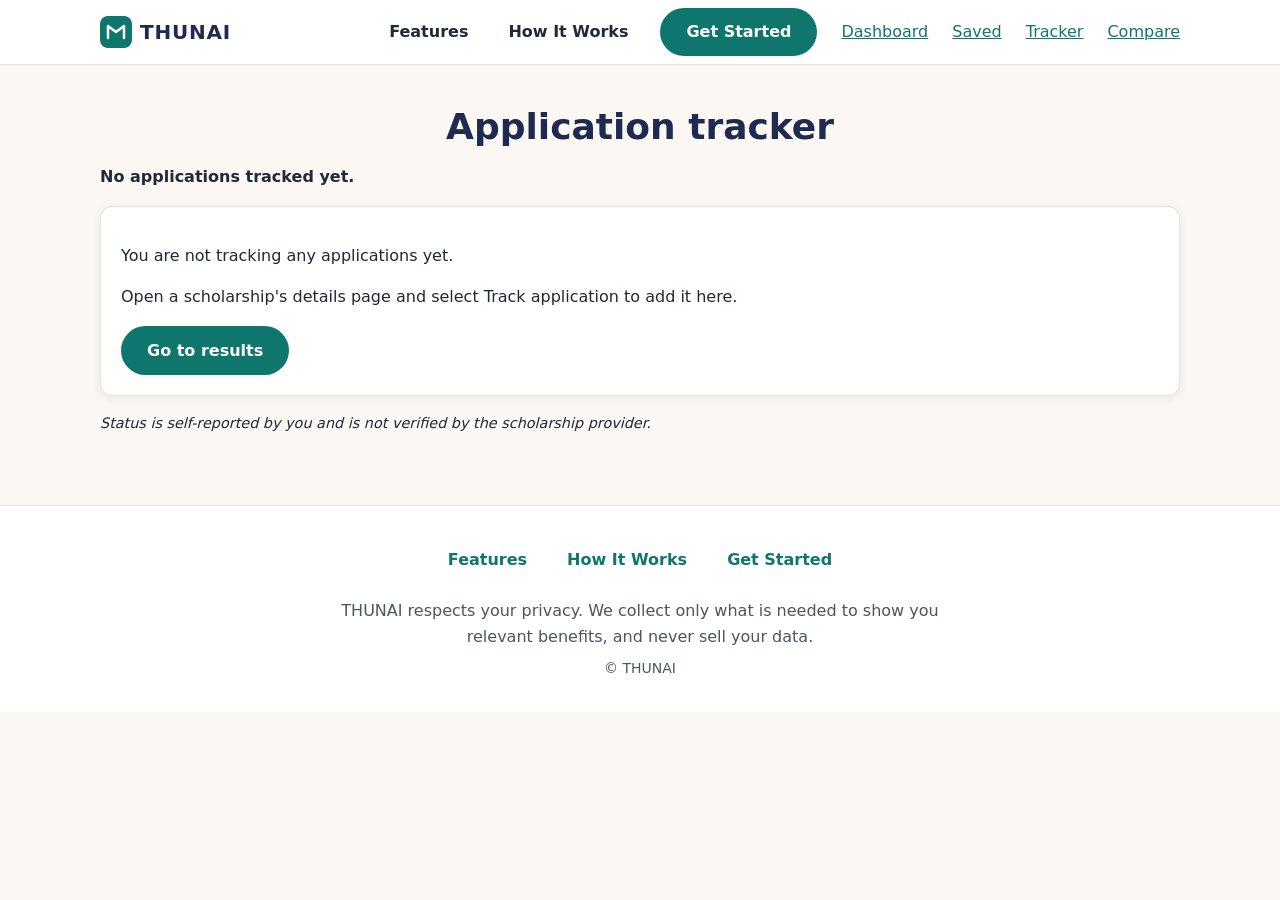
<file: tracker.html>
<!DOCTYPE html>
<html lang="en">
<head>
  <meta charset="UTF-8">
  <meta name="viewport" content="width=device-width, initial-scale=1">
  <title>Application Tracker | THUNAI</title>
  <meta name="description" content="Track the status of your scholarship applications on this device.">
  <link rel="stylesheet" href="css/styles.css">
  <script src="js/main.js" defer></script>
  <script src="js/schemes.js" defer></script>
  <script src="js/saved-scholarships-model.js" defer></script>
  <script src="js/application-tracker-model.js" defer></script>
  <script src="js/saved-scholarships.js" defer></script>
  <script src="js/application-tracker.js" defer></script>
</head>
<body id="top">
  <a class="skip-link" href="#main">Skip to content</a>

  <header class="site-header">
    <div class="container header-inner">
      <a class="brand" href="index.html" aria-label="THUNAI home">
        <svg class="brand-mark" viewBox="0 0 32 32" aria-hidden="true" focusable="false">
          <rect width="32" height="32" rx="8" fill="#0f766e"/>
          <path d="M8 22V10l8 6 8-6v12" fill="none" stroke="#ffffff" stroke-width="2.5" stroke-linejoin="round" stroke-linecap="round"/>
        </svg>
        <span class="brand-name">THUNAI</span>
      </a>

      <button class="nav-toggle" type="button" aria-expanded="false" aria-controls="primary-nav" aria-label="Toggle navigation menu">
        <span class="nav-toggle-bar"></span>
        <span class="nav-toggle-bar"></span>
        <span class="nav-toggle-bar"></span>
      </button>

      <nav class="site-nav" aria-label="Primary">
        <ul class="nav-list" id="primary-nav">
          <li><a class="nav-link" href="index.html#features">Features</a></li>
          <li><a class="nav-link" href="index.html#how-it-works">How It Works</a></li>
          <li><a class="btn btn-primary nav-cta" href="profile.html">Get Started</a></li>
          <li><a href="dashboard.html">Dashboard</a></li>
          <li><a href="saved.html">Saved</a></li>
          <li><a href="tracker.html">Tracker</a></li>
          <li><a href="comparison.html">Compare</a></li>
        </ul>
      </nav>
    </div>
  </header>

  <main id="main">
    <section class="section profile-section" aria-labelledby="tracker-heading">
      <div class="container">
        <h1 id="tracker-heading" class="section-title">Application tracker</h1>
        <p id="tracker-count" class="saved-count" aria-live="polite"></p>
        <p id="tracker-status" class="tracker-status" aria-live="polite"></p>

        <section id="tracker-empty" class="details-section details-card" hidden>
          <p>You are not tracking any applications yet.</p>
          <p>Open a scholarship's details page and select Track application to add it here.</p>
          <a class="btn btn-primary" href="results.html">Go to results</a>
        </section>

        <div id="tracker-list" class="results-list"></div>
        <p id="tracker-note" class="tracker-note"></p>
      </div>
    </section>
  </main>

  <footer class="site-footer">
    <div class="container">
      <ul class="footer-links">
        <li><a href="index.html#features">Features</a></li>
        <li><a href="index.html#how-it-works">How It Works</a></li>
        <li><a href="profile.html">Get Started</a></li>
      </ul>
      <p class="privacy">THUNAI respects your privacy. We collect only what is needed to show you relevant benefits, and never sell your data.</p>
      <p class="copyright">&copy; THUNAI</p>
    </div>
  </footer>
</body>
</html>
</file>
<file: css/styles.css>
/* THUNAI landing page styles: mobile-first, no external dependencies. */

:root {
  --color-primary: #1e2a52;
  --color-accent: #0f766e;
  --color-accent-dark: #0b5e57;
  --color-bg: #fbf8f3;
  --color-surface: #ffffff;
  --color-alt-bg: #f3efe7;
  --color-text: #1f2937;
  --color-muted: #4b5563;
  --color-border: #e7e2d8;
  --radius: 12px;
  --shadow: 0 2px 8px rgba(30, 42, 82, 0.08);
  --shadow-hover: 0 10px 22px rgba(30, 42, 82, 0.14);
  --font-stack: system-ui, -apple-system, "Segoe UI", Roboto, "Helvetica Neue", Arial, sans-serif;
}

*,
*::before,
*::after {
  box-sizing: border-box;
}

html {
  -webkit-text-size-adjust: 100%;
}

body {
  margin: 0;
  font-family: var(--font-stack);
  font-size: 1rem;
  line-height: 1.6;
  color: var(--color-text);
  background: var(--color-bg);
}

img,
svg {
  max-width: 100%;
  height: auto;
}

a {
  color: var(--color-accent);
}

:focus-visible {
  outline: 3px solid var(--color-accent);
  outline-offset: 3px;
}

.container {
  width: 100%;
  max-width: 1120px;
  margin-inline: auto;
  padding-inline: 1.25rem;
}

.skip-link {
  position: absolute;
  left: 1rem;
  top: -100px;
  z-index: 10;
  padding: 0.5rem 1rem;
  background: var(--color-surface);
  border-radius: 8px;
}

.skip-link:focus {
  top: 1rem;
}

/* Header and navigation */

.site-header {
  background: var(--color-surface);
  border-bottom: 1px solid var(--color-border);
}

.header-inner {
  display: flex;
  flex-wrap: wrap;
  align-items: center;
  justify-content: space-between;
  min-height: 64px;
}

.brand {
  display: inline-flex;
  align-items: center;
  gap: 0.5rem;
  min-height: 44px;
  color: var(--color-primary);
  font-size: 1.25rem;
  font-weight: 800;
  letter-spacing: 0.04em;
  text-decoration: none;
}

.brand-mark {
  width: 32px;
  height: 32px;
  flex-shrink: 0;
}

.nav-toggle {
  display: inline-flex;
  flex-direction: column;
  justify-content: center;
  gap: 5px;
  width: 44px;
  height: 44px;
  padding: 0;
  background: none;
  border: 0;
  border-radius: 8px;
  cursor: pointer;
}

.nav-toggle-bar {
  display: block;
  width: 24px;
  height: 2px;
  margin-inline: auto;
  background: var(--color-primary);
  border-radius: 2px;
}

.site-nav {
  flex: 0 0 100%;
}

.nav-list {
  display: none;
  flex-direction: column;
  gap: 0.25rem;
  margin: 0;
  padding: 0.5rem 0 1rem;
  list-style: none;
}

.nav-list.is-open {
  display: flex;
}

.nav-link,
.footer-links a {
  display: inline-flex;
  align-items: center;
  min-height: 44px;
  padding: 0 0.5rem;
  border-radius: 8px;
  color: var(--color-text);
  font-weight: 600;
  text-decoration: none;
}

.nav-link:hover {
  color: var(--color-accent);
}

/* Buttons */

.btn {
  display: inline-flex;
  align-items: center;
  justify-content: center;
  min-height: 44px;
  padding: 0.6rem 1.5rem;
  border: 2px solid transparent;
  border-radius: 999px;
  font-weight: 700;
  text-decoration: none;
  transition: background-color 0.2s ease;
}

.btn-primary {
  background: var(--color-accent);
  color: #ffffff;
}

.btn-primary:hover {
  background: var(--color-accent-dark);
}

.btn-light {
  background: #ffffff;
  color: var(--color-primary);
}

.btn-light:hover {
  background: var(--color-alt-bg);
}

.nav-cta {
  width: 100%;
  margin-top: 0.5rem;
}

/* Hero */

.hero {
  padding: 3rem 0 3.5rem;
}

.hero-title {
  margin: 0 0 1rem;
  font-size: clamp(2rem, 5vw + 1rem, 3.5rem);
  line-height: 1.15;
  font-weight: 800;
  color: var(--color-primary);
}

.hero-lead {
  max-width: 42ch;
  margin: 0 0 1.75rem;
  font-size: 1.125rem;
  color: var(--color-muted);
}

/* Sections */

.section {
  padding: 3.5rem 0;
}

.section-alt {
  background: var(--color-alt-bg);
}

.section-title {
  margin: 0 0 0.5rem;
  font-size: clamp(1.5rem, 3vw + 1rem, 2.25rem);
  line-height: 1.2;
  color: var(--color-primary);
  text-align: center;
}

.section-intro {
  max-width: 60ch;
  margin: 0 auto 2rem;
  color: var(--color-muted);
  text-align: center;
}

/* Feature cards */

.card-grid {
  display: grid;
  grid-template-columns: 1fr;
  gap: 1.25rem;
  margin: 0;
  padding: 0;
  list-style: none;
}

.card {
  padding: 1.5rem;
  background: var(--color-surface);
  border: 1px solid var(--color-border);
  border-radius: var(--radius);
  box-shadow: var(--shadow);
  transition: transform 0.2s ease, box-shadow 0.2s ease;
}

.card:hover {
  transform: translateY(-4px);
  box-shadow: var(--shadow-hover);
}

.card-icon {
  display: block;
  width: 44px;
  height: 44px;
  margin-bottom: 1rem;
  padding: 10px;
  background: rgba(15, 118, 110, 0.1);
  border-radius: 12px;
  color: var(--color-accent);
}

.card h3 {
  margin: 0 0 0.5rem;
  font-size: 1.125rem;
  color: var(--color-primary);
}

.card p {
  margin: 0;
  color: var(--color-muted);
}

/* How it works steps */

.steps {
  display: grid;
  gap: 1rem;
  margin: 0;
  padding: 0;
  list-style: none;
}

.step {
  display: flex;
  align-items: flex-start;
  gap: 1rem;
  padding: 1.5rem;
  background: var(--color-surface);
  border-radius: var(--radius);
  box-shadow: var(--shadow);
}

.step-number {
  display: flex;
  flex-shrink: 0;
  align-items: center;
  justify-content: center;
  width: 44px;
  height: 44px;
  border-radius: 50%;
  background: var(--color-primary);
  color: #ffffff;
  font-weight: 800;
}

.step h3 {
  margin: 0 0 0.25rem;
  font-size: 1.125rem;
  color: var(--color-primary);
}

.step p {
  margin: 0;
  color: var(--color-muted);
}

/* Call-to-action band */

.cta-band {
  padding: 3rem 0;
  background: var(--color-primary);
  color: #ffffff;
  text-align: center;
}

.cta-title {
  margin: 0 0 0.5rem;
  font-size: clamp(1.5rem, 3vw + 1rem, 2rem);
  line-height: 1.25;
}

.cta-text {
  max-width: 50ch;
  margin: 0 auto 1.5rem;
  color: #e5e7eb;
}

/* Footer */

.site-footer {
  padding: 2rem 0;
  background: var(--color-surface);
  border-top: 1px solid var(--color-border);
  color: var(--color-muted);
  text-align: center;
}

.footer-links {
  display: flex;
  flex-wrap: wrap;
  justify-content: center;
  gap: 0.5rem 1.5rem;
  margin: 0 0 1rem;
  padding: 0;
  list-style: none;
}

.footer-links a {
  color: var(--color-accent);
}

.privacy {
  max-width: 60ch;
  margin: 0 auto 0.5rem;
}

.copyright {
  margin: 0;
  font-size: 0.875rem;
}

/* Tablet and up: inline navigation, two-column cards */

@media (min-width: 768px) {
  .nav-toggle {
    display: none;
  }

  .site-nav {
    flex: 0 0 auto;
  }

  .nav-list,
  .nav-list.is-open {
    display: flex;
    flex-direction: row;
    align-items: center;
    gap: 1.5rem;
    padding: 0;
  }

  .nav-cta {
    width: auto;
    margin-top: 0;
  }

  .hero {
    padding: 5rem 0 4.5rem;
  }

  .section {
    padding: 4.5rem 0;
  }

  .card-grid {
    grid-template-columns: repeat(2, 1fr);
  }
}

/* Desktop: four-column cards, three-column steps */

@media (min-width: 1024px) {
  .card-grid {
    grid-template-columns: repeat(4, 1fr);
  }

  .steps {
    grid-template-columns: repeat(3, 1fr);
  }
}

@media (prefers-reduced-motion: reduce) {
  .card,
  .btn {
    transition: none;
  }

  .card:hover {
    transform: none;
  }
}

/* Student profile (Milestone 2): mobile-first form styles */

[hidden] {
  display: none !important;
}

.profile-section {
  padding: 2.5rem 0 3.5rem;
}

.profile-card {
  max-width: 640px;
  margin-inline: auto;
  padding: 1.5rem;
  background: var(--color-surface);
  border: 1px solid var(--color-border);
  border-radius: var(--radius);
  box-shadow: var(--shadow);
}

.profile-card .section-intro {
  margin-bottom: 1.5rem;
}

.form-grid {
  display: grid;
  grid-template-columns: minmax(0, 1fr);
  gap: 1.25rem;
  margin: 0;
  padding: 0;
  max-width: 100%;
}

.form-field {
  min-width: 0;
  max-width: 100%;
  margin: 0;
  padding: 0;
  border: 0;
}

.form-field > label,
.form-field > legend {
  display: block;
  padding: 0;
  margin-bottom: 0.375rem;
  font-weight: 600;
  color: var(--color-primary);
}

.required-mark,
.optional-mark {
  font-size: 0.875rem;
  font-weight: 400;
  color: var(--color-muted);
}

.form-field input[type="text"],
.form-field input[type="number"],
.form-field select {
  display: block;
  width: 100%;
  max-width: 100%;
  min-height: 44px;
  padding: 0.5rem 0.75rem;
  font-family: inherit;
  font-size: 16px;
  color: var(--color-text);
  background: var(--color-surface);
  border: 2px solid var(--color-border);
  border-radius: 8px;
}

.form-field input:focus-visible,
.form-field select:focus-visible,
.radio-option input:focus-visible,
fieldset:focus-visible {
  outline: 3px solid var(--color-accent);
  outline-offset: 2px;
}

.form-field input:focus-visible,
.form-field select:focus-visible {
  border-color: var(--color-accent);
}

[aria-invalid="true"] {
  border-color: #b42318;
}

.form-field-full {
  grid-column: 1 / -1;
}

.radio-options {
  display: flex;
  flex-wrap: wrap;
  gap: 0.75rem;
}

.radio-option {
  display: inline-flex;
  align-items: center;
  gap: 0.5rem;
  min-height: 44px;
  padding: 0 1rem;
  background: var(--color-surface);
  border: 2px solid var(--color-border);
  border-radius: 8px;
  color: var(--color-text);
  font-weight: 600;
  cursor: pointer;
}

.radio-option input {
  width: 20px;
  height: 20px;
  margin: 0;
  accent-color: var(--color-accent);
}

.field-error {
  margin: 0;
  font-size: 0.875rem;
  color: #b42318;
}

.field-error:not(:empty) {
  margin-top: 0.375rem;
}

.form-actions {
  display: flex;
  flex-direction: column;
  gap: 0.75rem;
  margin-top: 1.5rem;
}

.form-actions .btn {
  width: 100%;
  max-width: 100%;
}

.btn-secondary {
  background: var(--color-surface);
  border-color: var(--color-primary);
  color: var(--color-primary);
}

.btn-secondary:hover {
  background: var(--color-alt-bg);
}

#form-status {
  min-height: 1.5em;
  margin-top: 1rem;
  font-weight: 600;
  color: var(--color-accent);
  overflow-wrap: anywhere;
}

.saved-summary {
  margin-top: 2rem;
  padding-top: 1.5rem;
  border-top: 1px solid var(--color-border);
}

.summary-title {
  margin: 0 0 1rem;
  font-size: 1.25rem;
  color: var(--color-primary);
}

.summary-list {
  display: grid;
  gap: 0.75rem;
  margin: 0;
  padding: 0;
}

.summary-list dt {
  font-size: 0.875rem;
  font-weight: 600;
  color: var(--color-muted);
}

.summary-list dd {
  margin: 0;
  color: var(--color-text);
  overflow-wrap: anywhere;
}

/* Tablet and up: two-column form fields, auto-width buttons */

@media (min-width: 768px) {
  .profile-card {
    padding: 2rem;
  }

  .form-grid {
    grid-template-columns: repeat(2, minmax(0, 1fr));
    gap: 1.25rem 1.5rem;
  }

  .form-actions {
    flex-direction: row;
    flex-wrap: wrap;
  }

  .form-actions .btn {
    width: auto;
  }

  .summary-list {
    grid-template-columns: max-content minmax(0, 1fr);
    gap: 0.5rem 1.5rem;
  }

  .summary-list dd {
    margin-bottom: 0;
  }
}


/* Eligibility results (Milestone 4): mobile-first, nothing fixed-width */

.results-notice {
  max-width: 60ch;
  margin: 0 auto 1.5rem;
  padding: 0.75rem 1rem;
  background: #fef3c7;
  border: 1px solid #d97706;
  border-radius: 8px;
  color: var(--color-text);
  text-align: center;
  overflow-wrap: anywhere;
}

#results-list {
  max-width: 100%;
}

#results-status {
  margin-bottom: 1rem;
  color: var(--color-text);
  overflow-wrap: anywhere;
}

#results-status a {
  font-weight: 600;
}

.results-group {
  margin-bottom: 2rem;
  max-width: 100%;
}

.results-group-title {
  margin: 0 0 1rem;
  font-size: 1.25rem;
  color: var(--color-primary);
  overflow-wrap: anywhere;
}

.results-count {
  font-weight: 400;
  color: var(--color-muted);
}

.results-empty {
  margin: 0;
  color: var(--color-muted);
}

.results-list {
  display: grid;
  grid-template-columns: minmax(0, 1fr);
  gap: 1.25rem;
  max-width: 100%;
}

.scheme-card {
  display: flex;
  flex-direction: column;
  gap: 0.5rem;
  min-width: 0;
  max-width: 100%;
  overflow-wrap: anywhere;
}

.scheme-card:hover {
  transform: none;
}

.scheme-card h3 {
  margin: 0;
}

.status-badge {
  display: inline-block;
  align-self: flex-start;
  max-width: 100%;
  margin: 0;
  padding: 0.125rem 0.75rem;
  border-radius: 999px;
  font-size: 0.875rem;
  font-weight: 700;
  line-height: 1.5;
  background: var(--color-surface);
  border: 1px solid currentColor;
  overflow-wrap: anywhere;
}

.status-likely {
  color: var(--color-accent-dark);
  background: rgba(15, 118, 110, 0.1);
}

.status-more-info {
  color: #92400e;
  background: #fef3c7;
}

.status-not-eligible {
  color: #b42318;
  background: #fef2f2;
}

.demo-badge {
  display: inline-block;
  align-self: flex-start;
  max-width: 100%;
  margin: 0;
  padding: 0.125rem 0.5rem;
  border-radius: 6px;
  background: #1e2a52;
  color: #ffffff;
  font-size: 0.75rem;
  font-weight: 700;
  letter-spacing: 0.03em;
  overflow-wrap: anywhere;
}

.scheme-description,
.scheme-explanation {
  margin: 0;
  color: var(--color-text);
  overflow-wrap: anywhere;
}

.scheme-meta {
  margin: 0;
  font-size: 0.875rem;
  color: var(--color-muted);
  overflow-wrap: anywhere;
}

.scheme-meta a {
  overflow-wrap: anywhere;
}

.scheme-note {
  margin: 0.25rem 0 0;
  font-size: 0.875rem;
  font-style: italic;
  color: var(--color-muted);
}

.criteria-block h4 {
  margin: 0.5rem 0 0.25rem;
  font-size: 0.95rem;
  color: var(--color-primary);
}

.criteria-list {
  margin: 0;
  padding-left: 1.25rem;
  color: var(--color-text);
  font-size: 0.9rem;
  overflow-wrap: anywhere;
}

@media (min-width: 768px) {
  .results-list {
    grid-template-columns: repeat(2, minmax(0, 1fr));
    align-items: start;
  }
}


/* Scholarship details (Milestone 8): mobile-first, one column by default */

.details-section {
  min-width: 0;
  max-width: 100%;
  overflow-wrap: anywhere;
}

.details-grid {
  display: grid;
  grid-template-columns: minmax(0, 1fr);
  gap: 1.25rem;
  max-width: 100%;
}

.details-card {
  padding: 1.25rem;
  background: var(--color-surface);
  border: 1px solid var(--color-border);
  border-radius: var(--radius);
  box-shadow: var(--shadow);
}

.details-card h2 {
  margin: 0 0 0.5rem;
  font-size: 1.125rem;
  color: var(--color-primary);
}

.details-label {
  margin: 0.5rem 0 0.125rem;
  font-size: 0.875rem;
  font-weight: 600;
  color: var(--color-muted);
}

.details-value {
  margin: 0;
  color: var(--color-text);
  overflow-wrap: anywhere;
}

.not-confirmed {
  font-style: italic;
  color: var(--color-muted);
}

.verification-badge {
  display: inline-block;
  max-width: 100%;
  margin: 0 0 0.5rem;
  padding: 0.125rem 0.75rem;
  border: 1px solid currentColor;
  border-radius: 999px;
  font-size: 0.875rem;
  font-weight: 700;
  line-height: 1.5;
  color: var(--color-muted);
  background: var(--color-surface);
  overflow-wrap: anywhere;
}

.verification-partial {
  color: #92400e;
  background: #fef3c7;
}

.verification-unverified {
  color: #b42318;
  background: #fef2f2;
}

.details-back {
  margin: 0 0 1.5rem;
}

@media (min-width: 768px) {
  .details-grid {
    grid-template-columns: repeat(2, minmax(0, 1fr));
    align-items: start;
  }
}

/* Document checklist (Milestone 9): mobile-first, one column by default */

.checklist {
  list-style: none;
  padding: 0;
  margin: 0;
}

.checklist-item {
  display: flex;
  align-items: center;
  gap: 0.75rem;
  min-height: 44px;
  padding: 0.25rem 0;
}

.checklist-item input[type="checkbox"] {
  width: 1.25rem;
  height: 1.25rem;
  flex-shrink: 0;
  margin: 0;
}

.checklist-item label {
  flex: 1;
  cursor: pointer;
  overflow-wrap: anywhere;
}

.checklist-progress {
  margin: 0.75rem 0 0.5rem;
  font-weight: 600;
}

#checklist-reset {
  min-height: 44px;
  margin-top: 0.5rem;
}

.checklist-item input[type="checkbox"]:focus-visible,
#checklist-reset:focus-visible {
  outline: 2px solid var(--color-accent);
  outline-offset: 2px;
}

/* Milestone 11 - Saved scholarships */

.save-toggle {
  min-height: 44px;
  margin-top: 0.5rem;
}

.save-toggle[aria-pressed="true"] {
  font-weight: 600;
}

.saved-status {
  font-size: 0.9rem;
  margin: 0.25rem 0 0;
}

.saved-count {
  font-weight: 600;
}

.saved-toggle-slot {
  margin-bottom: 0.75rem;
}

.saved-actions {
  display: flex;
  flex-wrap: wrap;
  gap: 0.5rem;
}

.saved-actions .btn {
  min-height: 44px;
}

.saved-card {
  margin-bottom: 1rem;
}

.save-toggle:focus-visible,
.saved-remove:focus-visible {
  outline: 2px solid currentColor;
  outline-offset: 2px;
}

/* Milestone 12 - Application tracker */

.tracker-slot {
  margin-bottom: 0.75rem;
}

.tracker-add {
  min-height: 44px;
}

.tracker-status {
  font-size: 0.9rem;
  margin: 0.25rem 0;
}

.tracker-row {
  display: flex;
  flex-direction: column;
  gap: 0.25rem;
  margin: 0.5rem 0;
}

.tracker-select {
  min-height: 44px;
  padding: 0.4rem 0.6rem;
  font: inherit;
  max-width: 100%;
}

.tracker-select:focus-visible,
.tracker-add:focus-visible,
.tracker-remove:focus-visible {
  outline: 2px solid currentColor;
  outline-offset: 2px;
}

.tracker-saved-line {
  font-size: 0.9rem;
  margin: 0.25rem 0;
}

.tracker-note {
  font-size: 0.9rem;
  font-style: italic;
  margin-top: 1rem;
}

.tracker-remove {
  min-height: 44px;
}

/* Milestone 13 - Scholarship comparison */
.compare-wrap { overflow-x: auto; -webkit-overflow-scrolling: touch; max-width: 100%; border: 1px solid currentColor; border-radius: 4px; margin-bottom: 1rem; }
.compare-wrap:focus-visible { outline: 2px solid currentColor; outline-offset: 2px; }
.compare-table { border-collapse: collapse; min-width: 44rem; width: 100%; font-size: 0.95rem; }
.compare-table th, .compare-table td { border: 1px solid currentColor; padding: 0.5rem; text-align: left; vertical-align: top; min-width: 11rem; overflow-wrap: anywhere; }
.compare-table caption { text-align: left; font-weight: 600; padding: 0.5rem 0.25rem; }
.compare-table .criteria-list { margin: 0; padding-left: 1.1rem; }
.compare-toggle { min-height: 44px; margin-top: 0.5rem; }
.compare-toggle[aria-pressed="true"] { font-weight: 600; }
.compare-status { font-size: 0.9rem; margin: 0.25rem 0 0.5rem; }
.compare-remove { min-height: 44px; margin-top: 0.25rem; }
.compare-toggle:focus-visible, .compare-remove:focus-visible, #compare-clear:focus-visible { outline: 2px solid currentColor; outline-offset: 2px; }
#compare-clear { min-height: 44px; }
.compare-slot { margin-bottom: 0.75rem; }
</file>
